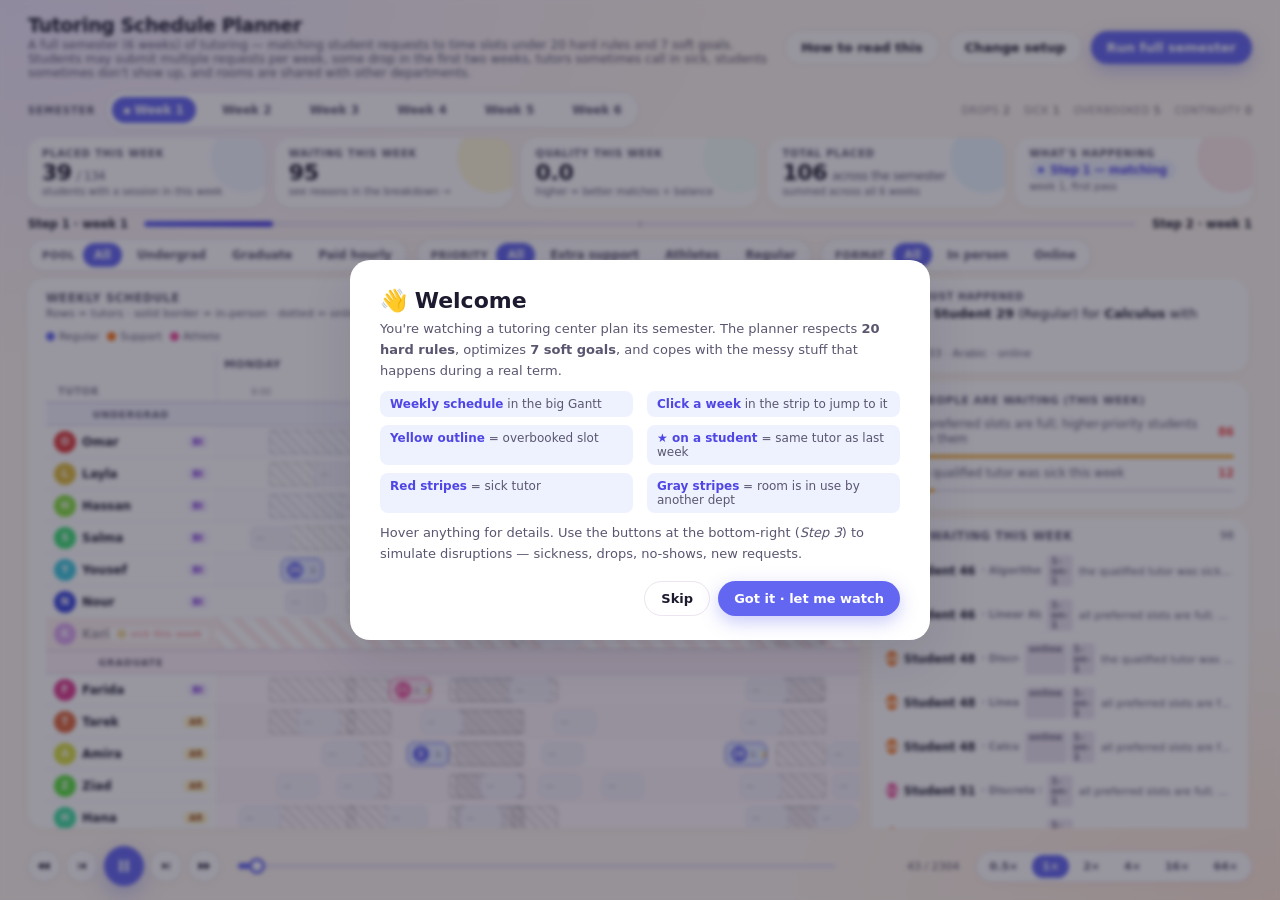
<file: viewer/index.html>
<!DOCTYPE html>
<html lang="en">
<head>
<meta charset="utf-8" />
<meta name="viewport" content="width=device-width,initial-scale=1" />
<title>Tutoring Schedule Planner</title>
<style>
:root {
  --bg-1: #fdf6ee;
  --bg-2: #f0e8fd;
  --ink: #1c1a2e;
  --ink-soft: #5a5670;
  --ink-faint: #8a8499;
  --card: #ffffff;
  --line: #ece4f0;
  --line-strong: #d5cbe0;
  --shadow-sm: 0 2px 8px rgba(28, 26, 46, 0.04);
  --shadow-md: 0 10px 30px rgba(28, 26, 46, 0.08);
  --shadow-lg: 0 18px 50px rgba(28, 26, 46, 0.12);
  --primary: #6366f1;
  --primary-strong: #4f46e5;
  --primary-soft: #eef2ff;
  --good: #10b981;
  --good-soft: #ecfdf5;
  --bad: #ef4444;
  --bad-soft: #fee2e2;
  --warn: #f59e0b;
  --warn-soft: #fef3c7;
  --info: #0ea5e9;
  --info-soft: #e0f2fe;

  --c-regular: #6366f1;
  --c-regular-soft: #e0e7ff;
  --c-support: #f97316;
  --c-support-soft: #ffedd5;
  --c-athlete: #ec4899;
  --c-athlete-soft: #fce7f3;

  --radius: 16px;
  --radius-sm: 10px;
}
* { box-sizing: border-box; }
html, body { height: 100%; margin: 0; }
body {
  font-family: -apple-system, BlinkMacSystemFont, "Inter", "SF Pro Display", system-ui, sans-serif;
  color: var(--ink);
  background:
    radial-gradient(1200px 600px at 0% 0%, var(--bg-2) 0%, transparent 60%),
    radial-gradient(900px 500px at 100% 100%, #ffe8d8 0%, transparent 55%),
    var(--bg-1);
  background-attachment: fixed;
  -webkit-font-smoothing: antialiased;
  display: flex;
  flex-direction: column;
  overflow: hidden;
}

/* ============ Hero ============ */
.hero {
  display: flex;
  align-items: center;
  justify-content: space-between;
  padding: 14px 28px 8px;
  gap: 16px;
}
.hero-title { font-size: 19px; font-weight: 700; letter-spacing: -0.02em; margin: 0; }
.hero-sub { margin: 2px 0 0; font-size: 12px; color: var(--ink-soft); max-width: 780px; }
.hero-actions { display: flex; align-items: center; gap: 8px; flex-shrink: 0; }
.btn {
  border: 0; cursor: pointer;
  font-family: inherit; font-weight: 600; font-size: 13px;
  padding: 9px 16px; border-radius: 999px;
  display: inline-flex; align-items: center; gap: 6px;
  transition: transform 0.08s, box-shadow 0.16s, background 0.16s;
  white-space: nowrap;
}
.btn:active { transform: translateY(1px); }
.btn-primary { background: var(--primary); color: white; box-shadow: 0 6px 18px rgba(99,102,241,0.35); }
.btn-primary:hover { background: var(--primary-strong); }
.btn-ghost { background: rgba(255,255,255,0.65); border: 1px solid var(--line); color: var(--ink); }
.btn-ghost:hover { background: white; }
.btn-warn { background: var(--warn); color: white; }
.btn-warn:hover { background: #d97706; }
.btn-bad { background: var(--bad-soft); color: var(--bad); border: 1px solid #fca5a5; }
.btn-bad:hover { background: #fecaca; }
.btn-info { background: var(--info); color: white; }
.btn-info:hover { background: #0284c7; }

/* ============ Week selector ============ */
.weekstrip {
  display: flex;
  align-items: center;
  gap: 12px;
  padding: 4px 28px 10px;
}
.weekstrip-label {
  font-size: 10px;
  color: var(--ink-soft);
  font-weight: 700;
  text-transform: uppercase;
  letter-spacing: 0.10em;
  flex-shrink: 0;
}
.week-tabs {
  display: flex;
  gap: 4px;
  background: var(--card);
  padding: 4px;
  border-radius: 999px;
  border: 1px solid var(--line);
  box-shadow: var(--shadow-sm);
  flex-wrap: wrap;
}
.week-tab {
  border: 0;
  background: transparent;
  font-family: inherit;
  font-weight: 600;
  font-size: 12px;
  color: var(--ink-soft);
  padding: 6px 12px;
  border-radius: 999px;
  cursor: pointer;
  position: relative;
  transition: background 0.12s, color 0.12s;
}
.week-tab.active { background: var(--primary); color: white; }
.week-tab .week-dot {
  display: inline-block;
  width: 6px; height: 6px;
  border-radius: 50%;
  margin-right: 4px;
}
.week-tab.has-issues .week-dot { background: var(--warn); }
.week-tab.complete .week-dot { background: var(--good); }
.week-tab.active .week-dot { background: white; }
.week-meta {
  font-size: 11px;
  color: var(--ink-soft);
  margin-left: auto;
  display: flex;
  gap: 14px;
  align-items: center;
  flex-shrink: 0;
}
.week-meta .week-meta-item { display: inline-flex; align-items: center; gap: 4px; }
.week-meta-item .key {
  font-size: 10px;
  text-transform: uppercase;
  letter-spacing: 0.05em;
  color: var(--ink-faint);
}

/* ============ Stats row ============ */
.stats {
  display: grid;
  grid-template-columns: repeat(5, 1fr);
  gap: 10px;
  padding: 0 28px 10px;
}
.stat {
  background: var(--card);
  border-radius: var(--radius);
  padding: 10px 14px;
  box-shadow: var(--shadow-sm);
  display: flex;
  flex-direction: column;
  gap: 1px;
  position: relative;
  overflow: hidden;
  min-width: 0;
}
.stat .label {
  font-size: 10px;
  color: var(--ink-soft);
  text-transform: uppercase;
  letter-spacing: 0.08em;
  font-weight: 600;
}
.stat .value {
  font-size: 22px;
  font-weight: 700;
  letter-spacing: -0.02em;
  display: flex;
  align-items: baseline;
  gap: 5px;
}
.stat .value .of { font-size: 12px; font-weight: 500; color: var(--ink-soft); }
.stat .accent {
  position: absolute; right: -15px; top: -15px;
  width: 70px; height: 70px;
  border-radius: 50%;
  background: var(--primary-soft);
  opacity: 0.7; z-index: 0;
}
.stat > * { position: relative; z-index: 1; }
.stat.stat-good .accent { background: var(--good-soft); }
.stat.stat-warn .accent { background: var(--warn-soft); }
.stat.stat-bad .accent { background: var(--bad-soft); }
.stat.stat-info .accent { background: var(--info-soft); }
.stat .hint { font-size: 10px; color: var(--ink-soft); }

/* ============ Phase progress bar ============ */
.progress-row {
  padding: 0 28px 8px;
  display: flex;
  align-items: center;
  gap: 16px;
  font-size: 11.5px;
  color: var(--ink-soft);
}
.progress-track {
  flex: 1; height: 6px;
  background: var(--line);
  border-radius: 999px;
  position: relative; overflow: hidden;
}
.progress-step {
  position: absolute; top: 0; bottom: 0;
  background: linear-gradient(90deg, var(--primary), var(--primary-strong));
  border-radius: 999px;
  transition: width 0.3s ease;
}
.progress-step.s2 { background: linear-gradient(90deg, var(--c-athlete), #be185d); }
.progress-label { font-weight: 600; font-size: 11.5px; color: var(--ink); white-space: nowrap; }
.progress-step-marker {
  position: absolute; top: -3px; bottom: -3px;
  width: 1px;
  background: var(--ink-faint);
}

/* ============ Filter bar ============ */
.filterbar {
  display: flex;
  align-items: center;
  gap: 10px;
  padding: 0 28px 8px;
  flex-wrap: wrap;
}
.filter-group {
  display: flex; align-items: center; gap: 4px;
  background: var(--card);
  padding: 3px;
  border-radius: 999px;
  border: 1px solid var(--line);
  box-shadow: var(--shadow-sm);
}
.filter-group .filt-label {
  font-size: 10px; color: var(--ink-soft);
  font-weight: 600; text-transform: uppercase;
  letter-spacing: 0.06em;
  padding-left: 10px; padding-right: 4px;
}
.filter-pill {
  border: 0; background: transparent;
  font-family: inherit;
  font-size: 11.5px; font-weight: 600;
  color: var(--ink-soft);
  padding: 5px 11px;
  border-radius: 999px;
  cursor: pointer;
  white-space: nowrap;
}
.filter-pill.active { background: var(--primary); color: white; }
.filter-pill:not(.active):hover { background: var(--primary-soft); color: var(--primary-strong); }

/* ============ Layout ============ */
.main {
  flex: 1;
  display: grid;
  grid-template-columns: 1fr 380px;
  gap: 12px;
  padding: 0 28px 10px;
  min-height: 0;
}
.card {
  background: var(--card);
  border-radius: var(--radius);
  box-shadow: var(--shadow-sm);
  display: flex;
  flex-direction: column;
  min-height: 0;
  overflow: hidden;
}
.card-head {
  padding: 12px 18px 4px;
  display: flex;
  align-items: center;
  justify-content: space-between;
  gap: 10px;
  flex-wrap: wrap;
}
.card-title {
  font-size: 11.5px;
  font-weight: 700;
  letter-spacing: 0.06em;
  text-transform: uppercase;
  color: var(--ink-soft);
}
.card-body {
  flex: 1; overflow: auto;
  padding: 6px 18px 16px;
  min-height: 0;
}
.legend {
  display: flex;
  flex-wrap: wrap;
  gap: 8px;
  font-size: 10.5px;
  color: var(--ink-soft);
  align-items: center;
}
.legend-item { display: inline-flex; align-items: center; gap: 4px; }
.dot { display: inline-block; width: 9px; height: 9px; border-radius: 50%; }
.dot.regular { background: var(--c-regular); }
.dot.support { background: var(--c-support); }
.dot.athlete { background: var(--c-athlete); }

/* ============ Gantt ============ */
.gantt {
  display: grid;
  grid-template-columns: 170px 1fr;
  grid-template-rows: 50px 1fr;
  position: relative;
  min-height: 360px;
  width: 100%; height: 100%;
}
.gantt-corner {
  border-bottom: 1px solid var(--line);
  display: flex;
  align-items: flex-end;
  padding: 0 6px 4px 12px;
  font-size: 10px;
  font-weight: 700;
  color: var(--ink-faint);
  text-transform: uppercase;
  letter-spacing: 0.06em;
}
.gantt-header { position: relative; border-bottom: 1px solid var(--line); }
.day-mark {
  position: absolute; top: 0; bottom: 0; width: 1px;
  background: var(--line);
}
.day-label {
  position: absolute; top: 6px;
  padding-left: 8px;
  font-size: 11px; font-weight: 700;
  color: var(--ink-soft);
  text-transform: uppercase;
  letter-spacing: 0.05em;
}
.hour-label {
  position: absolute; bottom: 4px;
  font-size: 9px; color: var(--ink-faint);
  font-variant-numeric: tabular-nums;
  transform: translateX(-50%);
}
.gantt-rows { position: relative; display: flex; flex-direction: column; }
.pool-divider {
  height: 24px;
  flex-shrink: 0;
  display: flex;
  align-items: center;
  justify-content: center;
  padding: 0 8px;
  font-size: 9.5px;
  font-weight: 700;
  letter-spacing: 0.10em;
  text-transform: uppercase;
  color: var(--ink-soft);
  background: rgba(99, 102, 241, 0.08);
  border-top: 1px solid var(--line-strong);
  border-bottom: 1px solid var(--line-strong);
  white-space: nowrap;
}
.pool-divider.grad { background: rgba(236, 72, 153, 0.08); }
.pool-divider.paid { background: rgba(245, 158, 11, 0.12); }
.tutor-label {
  height: 32px;
  display: flex;
  align-items: center;
  gap: 6px;
  padding: 0 8px;
  border-bottom: 1px dashed var(--line);
  position: relative;
}
.tutor-label.sick {
  opacity: 0.45;
  background: var(--bad-soft);
}
.tutor-label.sick::after {
  content: "🤒 sick this week";
  position: absolute;
  right: 8px;
  font-size: 9px;
  color: var(--bad);
  font-weight: 700;
  background: white;
  padding: 1px 6px;
  border-radius: 4px;
}
.tutor-avatar {
  width: 22px; height: 22px;
  border-radius: 50%;
  display: inline-flex; align-items: center; justify-content: center;
  font-size: 10px; font-weight: 700; color: white;
  flex-shrink: 0;
}
.tutor-name { font-size: 12px; font-weight: 600; flex: 1; min-width: 0;
  white-space: nowrap; overflow: hidden; text-overflow: ellipsis; }
.tutor-tags { display: flex; gap: 3px; flex-shrink: 0; }
.tag {
  font-size: 8.5px;
  font-weight: 700;
  padding: 1px 5px;
  border-radius: 4px;
  letter-spacing: 0.04em;
  text-transform: uppercase;
}
.tag.lang-en { background: #e0e7ff; color: #4338ca; }
.tag.lang-ar { background: #fef3c7; color: #92400e; }
.tag.lang-bi { background: #f3e8ff; color: #6d28d9; }
.tag.paid { background: var(--warn-soft); color: #92400e; }

.gantt-body { position: relative; }
.row-band {
  position: absolute; left: 0; right: 0;
  height: 32px;
  border-bottom: 1px dashed var(--line);
}
.row-band.zebra { background: rgba(99, 102, 241, 0.025); }
.row-band.grad { background: rgba(236, 72, 153, 0.04); }
.row-band.grad.zebra { background: rgba(236, 72, 153, 0.06); }
.row-band.paid { background: rgba(245, 158, 11, 0.04); }
.row-band.paid.zebra { background: rgba(245, 158, 11, 0.07); }
.row-band.sick {
  background: repeating-linear-gradient(45deg, rgba(239,68,68,0.10) 0 8px, transparent 8px 16px);
}
.pool-band {
  position: absolute; left: 0; right: 0;
  height: 24px;
  background: rgba(99, 102, 241, 0.08);
  border-top: 1px solid var(--line-strong);
  border-bottom: 1px solid var(--line-strong);
}
.pool-band.grad { background: rgba(236, 72, 153, 0.08); }
.pool-band.paid { background: rgba(245, 158, 11, 0.12); }

.external-block {
  position: absolute;
  height: 24px;
  background: repeating-linear-gradient(45deg, rgba(28,26,46,0.10) 0 4px, transparent 4px 8px);
  border: 1px solid rgba(28,26,46,0.18);
  border-radius: 4px;
  display: flex;
  align-items: center;
  justify-content: center;
  font-size: 8.5px;
  color: var(--ink-soft);
  font-weight: 600;
  pointer-events: none;
}

.slot {
  position: absolute;
  height: 24px;
  border-radius: 7px;
  background: #f4f1fa;
  border: 1.5px dashed #d8d1ed;
  display: flex;
  align-items: center;
  padding: 0 5px;
  gap: 3px;
  font-size: 9.5px;
  color: var(--ink-soft);
  cursor: default;
  overflow: hidden;
  transition: background 0.25s, border-color 0.25s, transform 0.15s, box-shadow 0.2s;
}
.slot.modality-online { border-style: dotted; }
.slot:hover { transform: translateY(-1px); box-shadow: var(--shadow-md); z-index: 5; }
.slot.filled { border-style: solid; color: var(--ink); font-weight: 600; }
.slot.filled.regular { background: var(--c-regular-soft); border-color: var(--c-regular); }
.slot.filled.support { background: var(--c-support-soft); border-color: var(--c-support); }
.slot.filled.athlete { background: var(--c-athlete-soft); border-color: var(--c-athlete); }
.slot.overbook {
  outline: 2px solid var(--warn);
  outline-offset: 0px;
}
.slot.changed { animation: pop 0.45s ease; }
.slot.removed { animation: fadeOut 0.45s ease; }
@keyframes pop {
  0%   { transform: scale(0.85); box-shadow: 0 0 0 0 rgba(99,102,241,0.4); }
  60%  { transform: scale(1.06); box-shadow: 0 0 0 6px rgba(99,102,241,0); }
  100% { transform: scale(1); }
}
@keyframes fadeOut {
  0% { background: #fecaca; border-color: #fca5a5; }
  100% { background: #f4f1fa; border-color: #d8d1ed; }
}
.slot .icons {
  display: flex; gap: 1px;
  font-size: 8.5px;
  margin-left: auto;
  color: var(--ink-faint);
  flex-shrink: 0;
}
.slot .bubbles { display: flex; gap: 2px; flex-shrink: 0; }
.student-bubble {
  display: inline-flex; align-items: center; justify-content: center;
  width: 16px; height: 16px;
  border-radius: 50%;
  font-size: 8.5px; font-weight: 700; color: white;
  flex-shrink: 0;
  position: relative;
}
.student-bubble.continuity::after {
  content: "★";
  position: absolute;
  top: -5px; right: -3px;
  font-size: 8px;
  color: var(--warn);
  text-shadow: 0 0 2px white;
}
.student-bubble.regular { background: var(--c-regular); }
.student-bubble.support { background: var(--c-support); }
.student-bubble.athlete { background: var(--c-athlete); }
.empty-mark { font-size: 9px; color: var(--ink-faint); }

/* ============ Side panel ============ */
.side {
  display: flex;
  flex-direction: column;
  gap: 10px;
  min-height: 0;
  overflow-y: auto;
  padding-right: 4px;
}
.callout {
  background: var(--card);
  border-radius: var(--radius);
  padding: 12px 14px;
  box-shadow: var(--shadow-sm);
  position: relative;
  overflow: hidden;
  flex-shrink: 0;
}
.callout::before {
  content: ""; position: absolute; left: 0; top: 0; bottom: 0;
  width: 4px; background: var(--primary);
}
.callout.callout-good::before { background: var(--good); }
.callout.callout-bad::before { background: var(--bad); }
.callout.callout-warn::before { background: var(--warn); }
.callout.callout-info::before { background: var(--info); }
.callout.callout-neutral::before { background: #cbd5e1; }
.callout-label {
  font-size: 10px;
  color: var(--ink-soft);
  text-transform: uppercase;
  letter-spacing: 0.06em;
  font-weight: 600;
  margin-bottom: 3px;
}
.callout-text { font-size: 13px; line-height: 1.45; }
.callout-meta { margin-top: 4px; font-size: 11px; color: var(--ink-soft); }

.breakdown-card {
  background: var(--card);
  border-radius: var(--radius);
  box-shadow: var(--shadow-sm);
  padding: 12px 14px;
  flex-shrink: 0;
}
.breakdown-title {
  font-size: 10.5px;
  font-weight: 700;
  text-transform: uppercase;
  letter-spacing: 0.06em;
  color: var(--ink-soft);
  margin-bottom: 8px;
}
.breakdown-row {
  display: grid;
  grid-template-columns: 18px 1fr auto;
  gap: 6px;
  align-items: center;
  padding: 3px 0;
  font-size: 11.5px;
}
.breakdown-row .br-count {
  font-weight: 700;
  color: var(--bad);
  text-align: right;
  font-variant-numeric: tabular-nums;
}
.breakdown-row .br-label { color: var(--ink-soft); line-height: 1.3; }
.breakdown-row .br-bar {
  grid-column: 1 / -1;
  height: 3px; border-radius: 2px;
  background: var(--line);
  position: relative;
  margin: 2px 0;
}
.breakdown-row .br-bar > span {
  position: absolute; left: 0; top: 0; bottom: 0;
  background: var(--warn);
  border-radius: 2px;
}

.waiting-card {
  background: var(--card);
  border-radius: var(--radius);
  box-shadow: var(--shadow-sm);
  display: flex;
  flex-direction: column;
  min-height: 120px;
  max-height: 360px;
  overflow: hidden;
  flex-shrink: 0;
}
.waiting-head {
  padding: 10px 14px 4px;
  display: flex;
  align-items: center;
  justify-content: space-between;
}
.waiting-body {
  padding: 2px 4px 10px;
  overflow-y: auto;
  flex: 1;
}
.waiting-item {
  display: grid;
  grid-template-columns: auto 1fr auto;
  align-items: center;
  gap: 6px;
  padding: 6px 10px;
  border-radius: 8px;
}
.waiting-item:hover { background: var(--primary-soft); }
.waiting-name {
  font-size: 11.5px; font-weight: 600;
  font-variant-numeric: tabular-nums;
  display: flex; align-items: center; gap: 6px;
  white-space: nowrap; overflow: hidden; text-overflow: ellipsis;
}
.pri-icon {
  display: inline-flex; align-items: center; justify-content: center;
  width: 15px; height: 15px;
  border-radius: 50%;
  font-size: 8.5px; font-weight: 700; color: white;
}
.pri-icon.regular { background: var(--c-regular); }
.pri-icon.support { background: var(--c-support); }
.pri-icon.athlete { background: var(--c-athlete); }
.waiting-flags { display: flex; gap: 3px; }
.waiting-flag {
  font-size: 9px;
  padding: 1px 4px;
  border-radius: 4px;
  font-weight: 700;
  letter-spacing: 0.04em;
  background: var(--line); color: var(--ink-soft);
}
.waiting-flag.cap { background: var(--info-soft); color: #075985; }
.waiting-flag.xt { background: var(--c-athlete-soft); color: #be185d; }
.waiting-why {
  font-size: 10.5px;
  color: var(--ink-soft);
  white-space: nowrap;
  overflow: hidden;
  text-overflow: ellipsis;
}
.waiting-more {
  text-align: center;
  padding: 8px;
  font-size: 11px;
  color: var(--ink-soft);
}

/* ============ Phase 3 controls ============ */
.phase3-card {
  background: var(--card);
  border-radius: var(--radius);
  box-shadow: var(--shadow-sm);
  padding: 12px 14px;
  flex-shrink: 0;
}
.phase3-title {
  font-size: 10.5px;
  font-weight: 700;
  text-transform: uppercase;
  letter-spacing: 0.06em;
  color: var(--ink-soft);
  margin-bottom: 4px;
}
.phase3-sub {
  font-size: 11px;
  color: var(--ink-soft);
  margin-bottom: 8px;
  line-height: 1.4;
}
.phase3-actions {
  display: flex;
  flex-wrap: wrap;
  gap: 6px;
}
.phase3-actions .btn {
  font-size: 11px;
  padding: 6px 10px;
}

/* ============ Controls ============ */
.controls {
  display: grid;
  grid-template-columns: auto 1fr auto;
  gap: 16px;
  padding: 8px 28px 14px;
  align-items: center;
}
.transport { display: flex; align-items: center; gap: 6px; }
.icon-btn {
  width: 32px; height: 32px;
  border-radius: 50%;
  border: 1px solid var(--line);
  background: var(--card);
  color: var(--ink);
  cursor: pointer;
  display: inline-flex; align-items: center; justify-content: center;
  transition: background 0.12s, color 0.12s, transform 0.06s;
  box-shadow: var(--shadow-sm);
}
.icon-btn:hover { background: var(--primary-soft); color: var(--primary-strong); }
.icon-btn:active { transform: translateY(1px); }
.icon-btn.primary {
  background: var(--primary);
  color: white;
  border-color: var(--primary);
  width: 40px; height: 40px;
  box-shadow: 0 8px 22px rgba(99,102,241,0.35);
}
.icon-btn.primary:hover { background: var(--primary-strong); color: white; }
.scrub { display: flex; align-items: center; gap: 12px; }
.scrub input[type="range"] {
  flex: 1;
  -webkit-appearance: none;
  height: 6px;
  border-radius: 999px;
  background: linear-gradient(to right, var(--primary) 0%, var(--primary) var(--p, 0%), var(--line) var(--p, 0%), var(--line) 100%);
  outline: none;
}
.scrub input[type="range"]::-webkit-slider-thumb {
  -webkit-appearance: none;
  width: 16px; height: 16px;
  background: var(--card);
  border: 3px solid var(--primary);
  border-radius: 50%;
  cursor: pointer;
}
.scrub-meta { font-size: 11px; color: var(--ink-soft); font-variant-numeric: tabular-nums; min-width: 110px; text-align: right; }
.speed {
  display: flex;
  align-items: center;
  gap: 4px;
  background: var(--card);
  border-radius: 999px;
  padding: 3px;
  box-shadow: var(--shadow-sm);
  border: 1px solid var(--line);
}
.speed button {
  border: 0; background: transparent;
  font-family: inherit; font-weight: 600;
  font-size: 11px;
  color: var(--ink-soft);
  padding: 5px 10px;
  border-radius: 999px;
  cursor: pointer;
}
.speed button.active { background: var(--primary); color: white; }

/* ============ Drawer ============ */
.drawer { position: fixed; inset: 0; display: none; z-index: 100; }
.drawer.open { display: block; }
.drawer-scrim {
  position: absolute; inset: 0;
  background: rgba(28, 26, 46, 0.35);
  backdrop-filter: blur(4px);
  animation: scrim 0.18s ease;
}
@keyframes scrim { from { opacity: 0; } to { opacity: 1; } }
.drawer-card {
  position: absolute;
  top: 50%; left: 50%;
  transform: translate(-50%, -50%);
  width: min(720px, 92vw);
  max-height: 92vh;
  background: var(--card);
  border-radius: 24px;
  box-shadow: var(--shadow-lg);
  padding: 24px 28px;
  animation: pop2 0.22s ease;
  display: flex; flex-direction: column;
  overflow: auto;
}
@keyframes pop2 {
  from { transform: translate(-50%, -45%); opacity: 0.5; }
  to   { transform: translate(-50%, -50%); opacity: 1; }
}
.drawer-head { display: flex; align-items: flex-start; justify-content: space-between; margin-bottom: 6px; }
.drawer-title { font-size: 20px; font-weight: 700; }
.drawer-sub { font-size: 12.5px; color: var(--ink-soft); margin-top: 4px; }
.drawer-close {
  border: 0; background: var(--line); color: var(--ink);
  width: 30px; height: 30px;
  border-radius: 50%;
  font-size: 16px; cursor: pointer;
}
.drawer-tabs {
  display: flex; gap: 6px;
  margin: 12px 0 4px;
  padding-bottom: 8px;
  border-bottom: 1px solid var(--line);
  flex-wrap: wrap;
}
.drawer-tabs button {
  border: 0; background: transparent;
  font-family: inherit; font-weight: 600; font-size: 12.5px;
  color: var(--ink-soft);
  padding: 6px 10px; border-radius: 999px;
  cursor: pointer;
}
.drawer-tabs button.active { background: var(--primary-soft); color: var(--primary-strong); }
.drawer-pane { display: none; }
.drawer-pane.active { display: block; }
.field { margin-top: 14px; }
.field-row {
  display: flex; justify-content: space-between; align-items: baseline;
}
.field-label { font-size: 13px; font-weight: 600; }
.field-value { font-size: 13px; font-weight: 700; color: var(--primary-strong); font-variant-numeric: tabular-nums; }
.field-hint { font-size: 10.5px; color: var(--ink-soft); margin-top: 2px; }
.field input[type="range"] {
  width: 100%; margin-top: 6px;
  -webkit-appearance: none;
  height: 8px; border-radius: 999px;
  background: linear-gradient(to right, var(--primary) var(--p, 50%), var(--line) var(--p, 50%));
  outline: none;
}
.field input[type="range"]::-webkit-slider-thumb {
  -webkit-appearance: none;
  width: 20px; height: 20px;
  background: var(--card);
  border: 3px solid var(--primary);
  border-radius: 50%;
  cursor: pointer;
}
.drawer-foot { margin-top: 18px; display: flex; justify-content: flex-end; gap: 8px; }

/* ============ Phase chip ============ */
.phase-chip {
  display: inline-flex;
  align-items: center;
  gap: 6px;
  font-size: 11.5px;
  font-weight: 600;
  padding: 3px 9px;
  border-radius: 999px;
  background: var(--primary-soft);
  color: var(--primary-strong);
}
.phase-chip .puls {
  width: 6px; height: 6px;
  border-radius: 50%;
  background: var(--primary);
  animation: pulse 1.4s ease-in-out infinite;
}
.phase-chip.done { background: var(--good-soft); color: #047857; }
.phase-chip.done .puls { background: var(--good); animation: none; }
@keyframes pulse { 0%,100%{opacity:1;transform:scale(1);} 50%{opacity:0.4;transform:scale(0.7);} }

/* ============ Tooltip ============ */
.tooltip {
  position: fixed;
  background: var(--ink); color: white;
  border-radius: 10px;
  padding: 10px 12px;
  font-size: 11.5px;
  line-height: 1.55;
  pointer-events: none;
  opacity: 0;
  transform: translate(-50%, -100%) translateY(-10px);
  transition: opacity 0.12s;
  z-index: 60;
  white-space: nowrap;
  box-shadow: var(--shadow-md);
  font-variant-numeric: tabular-nums;
  max-width: 360px;
}
.tooltip.show { opacity: 1; }
.tooltip .t-row { display: flex; justify-content: space-between; gap: 12px; }
.tooltip .t-row span:first-child { color: rgba(255,255,255,0.55); }
.tooltip .t-divider { margin: 5px 0; border-top: 1px solid rgba(255,255,255,0.18); }
.tooltip strong { color: white; }

/* ============ Help ============ */
.help h3 { font-size: 13px; margin: 14px 0 4px; }
.help h3:first-child { margin-top: 0; }
.help p { font-size: 12px; color: var(--ink-soft); line-height: 1.55; margin: 4px 0; }
.help ul { font-size: 12px; color: var(--ink-soft); line-height: 1.55; padding-left: 18px; margin: 4px 0; }
.help b, .help strong { color: var(--ink); }
.help table { width: 100%; font-size: 11.5px; border-collapse: collapse; margin: 4px 0; }
.help table td { padding: 5px 8px; border-top: 1px dashed var(--line); vertical-align: top; }
.help table td:first-child { color: var(--ink); font-weight: 600; width: 36%; }

/* ============ Onboarding ============ */
.onboarding {
  position: fixed; inset: 0;
  display: none; z-index: 90;
  align-items: center; justify-content: center;
  background: rgba(28, 26, 46, 0.45);
  backdrop-filter: blur(2px);
}
.onboarding.show { display: flex; }
.onboarding-card {
  width: min(580px, 92vw);
  background: var(--card);
  border-radius: 20px;
  padding: 28px 30px 24px;
  box-shadow: var(--shadow-lg);
  animation: pop2 0.22s ease;
}
.onboarding-card h2 { margin: 0 0 6px; font-size: 22px; }
.onboarding-card p { margin: 6px 0; font-size: 13px; line-height: 1.6; color: var(--ink-soft); }
.onboarding-card .ob-actions { margin-top: 16px; display: flex; justify-content: flex-end; gap: 8px; }
.onboarding-card .ob-grid {
  display: grid;
  grid-template-columns: 1fr 1fr;
  gap: 8px 14px;
  margin: 10px 0;
}
.onboarding-card .ob-grid > div {
  font-size: 12px;
  color: var(--ink-soft);
  padding: 6px 10px;
  background: var(--primary-soft);
  border-radius: 8px;
}
.onboarding-card .ob-grid > div strong { color: var(--primary-strong); }

/* ============ Responsive ============ */
@media (max-width: 1200px) {
  .main { grid-template-columns: 1fr; }
  .stats { grid-template-columns: 1fr 1fr; }
}
@media (max-width: 720px) {
  .hero, .stats, .filterbar, .progress-row, .weekstrip, .main, .controls { padding-left: 14px; padding-right: 14px; }
  .stats { grid-template-columns: 1fr; }
}
</style>
</head>
<body>

<header class="hero">
  <div>
    <h1 class="hero-title">Tutoring Schedule Planner</h1>
    <p class="hero-sub">A full semester (6 weeks) of tutoring — matching student requests to time slots under 20 hard rules and 7 soft goals. Students may submit multiple requests per week, some drop in the first two weeks, tutors sometimes call in sick, students sometimes don't show up, and rooms are shared with other departments.</p>
  </div>
  <div class="hero-actions">
    <button id="helpBtn" class="btn btn-ghost">How to read this</button>
    <button id="settingsBtn" class="btn btn-ghost">Change setup</button>
    <button id="restartBtn" class="btn btn-primary">Run full semester</button>
  </div>
</header>

<section class="weekstrip">
  <span class="weekstrip-label">Semester</span>
  <div class="week-tabs" id="weekTabs"></div>
  <div class="week-meta" id="weekMeta">
    <span class="week-meta-item"><span class="key">drops</span><span id="kWdrops">0</span></span>
    <span class="week-meta-item"><span class="key">sick</span><span id="kWsick">0</span></span>
    <span class="week-meta-item"><span class="key">overbooked</span><span id="kWover">0</span></span>
    <span class="week-meta-item"><span class="key">continuity</span><span id="kWcont">0</span></span>
  </div>
</section>

<section class="stats">
  <div class="stat">
    <span class="accent"></span>
    <span class="label">Placed this week</span>
    <span class="value"><span id="statPlaced">0</span><span class="of"> / <span id="statTotal">0</span></span></span>
    <span class="hint">students with a session in this week</span>
  </div>
  <div class="stat stat-warn">
    <span class="accent"></span>
    <span class="label">Waiting this week</span>
    <span class="value"><span id="statWaiting">0</span></span>
    <span class="hint">see reasons in the breakdown →</span>
  </div>
  <div class="stat stat-good">
    <span class="accent"></span>
    <span class="label">Quality this week</span>
    <span class="value"><span id="statQuality">0.0</span></span>
    <span class="hint">higher = better matches + balance</span>
  </div>
  <div class="stat stat-info">
    <span class="accent"></span>
    <span class="label">Total placed</span>
    <span class="value"><span id="statSemPlaced">0</span><span class="of"> across the semester</span></span>
    <span class="hint">summed across all 6 weeks</span>
  </div>
  <div class="stat stat-bad">
    <span class="accent"></span>
    <span class="label">What's happening</span>
    <span class="value" style="font-size:15px;"><span id="phaseChip" class="phase-chip"><span class="puls"></span><span id="phaseText">Getting ready…</span></span></span>
    <span class="hint" id="phaseHint">loading the semester</span>
  </div>
</section>

<div class="progress-row">
  <span class="progress-label" id="progressLeft">Step 1</span>
  <div class="progress-track">
    <div id="progressFill" class="progress-step" style="width: 0%;"></div>
    <div id="progressMarker" class="progress-step-marker" style="left: 50%;"></div>
  </div>
  <span class="progress-label" id="progressRight">Step 2</span>
</div>

<section class="filterbar">
  <div class="filter-group" id="poolFilter">
    <span class="filt-label">Pool</span>
    <button class="filter-pill active" data-v="all">All</button>
    <button class="filter-pill" data-v="ug">Undergrad</button>
    <button class="filter-pill" data-v="grad">Graduate</button>
    <button class="filter-pill" data-v="paid">Paid hourly</button>
  </div>
  <div class="filter-group" id="cohortFilter">
    <span class="filt-label">Priority</span>
    <button class="filter-pill active" data-v="all">All</button>
    <button class="filter-pill" data-v="support">Extra support</button>
    <button class="filter-pill" data-v="athlete">Athletes</button>
    <button class="filter-pill" data-v="regular">Regular</button>
  </div>
  <div class="filter-group" id="modalityFilter">
    <span class="filt-label">Format</span>
    <button class="filter-pill active" data-v="all">All</button>
    <button class="filter-pill" data-v="in-person">In person</button>
    <button class="filter-pill" data-v="online">Online</button>
  </div>
</section>

<main class="main">
  <section class="card">
    <div class="card-head">
      <div>
        <div class="card-title">Weekly schedule</div>
        <div style="font-size:11px;color:var(--ink-soft);margin-top:2px;">
          Rows = tutors · solid border = in-person · dotted = online · ★ = same tutor as last week · diagonal stripes = sick tutor or external booking
        </div>
      </div>
      <div class="legend">
        <span class="legend-item"><span class="dot regular"></span>Regular</span>
        <span class="legend-item"><span class="dot support"></span>Support</span>
        <span class="legend-item"><span class="dot athlete"></span>Athlete</span>
      </div>
    </div>
    <div class="card-body" style="padding-top: 6px;">
      <div id="ganttRoot" class="gantt"></div>
    </div>
  </section>

  <aside class="side">
    <div id="lastMove" class="callout callout-neutral">
      <div class="callout-label">What just happened</div>
      <div class="callout-text" id="lastMoveText">Press <strong>Run full semester</strong> to start.</div>
      <div class="callout-meta" id="lastMoveMeta"></div>
    </div>

    <div class="breakdown-card">
      <div class="breakdown-title">Why people are waiting (this week)</div>
      <div id="breakdownBody" style="font-size: 11.5px; color: var(--ink-soft);">no waiting list yet</div>
    </div>

    <div class="waiting-card">
      <div class="waiting-head">
        <div class="card-title">Still waiting this week</div>
        <div style="font-size:11px;color:var(--ink-soft);font-variant-numeric:tabular-nums;" id="waitingCount">0</div>
      </div>
      <div class="waiting-body" id="waitingList"></div>
    </div>

    <div class="phase3-card">
      <div class="phase3-title">Step 3 · Live disruptions</div>
      <div class="phase3-sub">Simulate things that happen after the schedule is built — students cancel, tutors get sick, no-shows, new requests, course drops.</div>
      <div class="phase3-actions">
        <button id="evtArrival" class="btn btn-primary" title="A new student submits a request right now">+ New request</button>
        <button id="evtCancel"  class="btn btn-bad" title="A student cancels their session">Cancel</button>
        <button id="evtNoShow"  class="btn btn-warn" title="Student is a no-show — their seat is unused but capacity counted">No-show</button>
        <button id="evtSick"    class="btn btn-bad" title="A random tutor calls in sick — all their sessions cancelled, students re-placed">🤒 Tutor sick</button>
        <button id="evtDrop"    class="btn btn-warn" title="A random student drops the course — their requests are removed from the semester">Drop</button>
      </div>
    </div>
  </aside>
</main>

<footer class="controls">
  <div class="transport">
    <button id="rewindBtn" class="icon-btn" title="Start of this week (Home)">
      <svg width="16" height="16" viewBox="0 0 24 24" fill="currentColor"><path d="M11 18V6l-8.5 6 8.5 6zm.5-6l8.5 6V6l-8.5 6z"/></svg>
    </button>
    <button id="stepBackBtn" class="icon-btn" title="Step back (←)">
      <svg width="14" height="14" viewBox="0 0 24 24" fill="currentColor"><path d="M6 6h2v12H6zm3.5 6l8.5 6V6z"/></svg>
    </button>
    <button id="playBtn" class="icon-btn primary" title="Play / Pause (Space)">
      <svg id="playIcon" width="18" height="18" viewBox="0 0 24 24" fill="currentColor"><path d="M8 5v14l11-7z"/></svg>
    </button>
    <button id="stepFwdBtn" class="icon-btn" title="Step forward (→)">
      <svg width="14" height="14" viewBox="0 0 24 24" fill="currentColor"><path d="M6 18l8.5-6L6 6v12zM16 6h2v12h-2z"/></svg>
    </button>
    <button id="endBtn" class="icon-btn" title="Jump to end of this week (End)">
      <svg width="16" height="16" viewBox="0 0 24 24" fill="currentColor"><path d="M4 18l8.5-6L4 6v12zM13 6v12l8.5-6L13 6z"/></svg>
    </button>
  </div>
  <div class="scrub">
    <input id="tlSlider" type="range" min="0" max="0" value="0" />
    <div class="scrub-meta"><span id="tlPos">0</span> / <span id="tlMax">0</span></div>
  </div>
  <div class="speed" id="speedGroup">
    <button data-s="0.5">0.5×</button>
    <button data-s="1" class="active">1×</button>
    <button data-s="2">2×</button>
    <button data-s="4">4×</button>
    <button data-s="16">16×</button>
    <button data-s="64">64×</button>
  </div>
</footer>

<!-- Drawer -->
<div id="drawer" class="drawer" aria-hidden="true">
  <div class="drawer-scrim" data-close></div>
  <div class="drawer-card">
    <div class="drawer-head">
      <div>
        <div class="drawer-title" id="drawerTitle">Change the setup</div>
        <div class="drawer-sub" id="drawerSub">Tune what the planner has to work with, then run again.</div>
      </div>
      <button class="drawer-close" data-close aria-label="Close">×</button>
    </div>
    <div class="drawer-tabs">
      <button class="drawer-tab active" data-tab="setup">Setup</button>
      <button class="drawer-tab" data-tab="help">How to read this</button>
      <button class="drawer-tab" data-tab="rules">All rules</button>
    </div>
    <div class="drawer-pane active" data-pane="setup">
      <div class="field">
        <div class="field-row"><span class="field-label">How many students?</span><span class="field-value" id="lblStudents">100</span></div>
        <input type="range" id="rngStudents" min="20" max="400" step="10" value="100" />
        <div class="field-hint">Each student submits 1–3 requests per week.</div>
      </div>
      <div class="field">
        <div class="field-row"><span class="field-label">How many tutors?</span><span class="field-value" id="lblTutors">16</span></div>
        <input type="range" id="rngTutors" min="6" max="30" step="1" value="16" />
        <div class="field-hint">Mix of undergrad, graduate, and paid hourly.</div>
      </div>
      <div class="field">
        <div class="field-row"><span class="field-label">How many rooms?</span><span class="field-value" id="lblRooms">10</span></div>
        <input type="range" id="rngRooms" min="4" max="20" step="1" value="10" />
        <div class="field-hint">In-person rooms + online platforms. Some are wheelchair-accessible.</div>
      </div>
      <div class="field">
        <div class="field-row"><span class="field-label">Semester length</span><span class="field-value" id="lblWeeks">6 weeks</span></div>
        <input type="range" id="rngWeeks" min="2" max="14" step="1" value="6" />
        <div class="field-hint">The planner runs every week. Drops happen in weeks 1–2. Sickness, no-shows, and new requests are sprinkled throughout.</div>
      </div>
      <div class="field">
        <div class="field-row"><span class="field-label">How hard?</span><span class="field-value" id="lblHard">Medium</span></div>
        <input type="range" id="rngHard" min="0" max="3" step="1" value="1" />
        <div class="field-hint">Easy ≈ everyone fits. Crunch = exam week, lots of conflicts.</div>
      </div>
      <div class="field">
        <div class="field-row"><span class="field-label">Priority students</span><span class="field-value" id="lblPri">30%</span></div>
        <input type="range" id="rngPri" min="0" max="60" step="5" value="30" />
      </div>
      <div class="field">
        <div class="field-row"><span class="field-label">Arabic-language students</span><span class="field-value" id="lblArabic">30%</span></div>
        <input type="range" id="rngArabic" min="0" max="70" step="5" value="30" />
      </div>
      <div class="field">
        <div class="field-row"><span class="field-label">Online-only students</span><span class="field-value" id="lblOnline">25%</span></div>
        <input type="range" id="rngOnline" min="0" max="60" step="5" value="25" />
      </div>
      <div class="field">
        <div class="field-row"><span class="field-label">Students who need wheelchair access</span><span class="field-value" id="lblAcc">5%</span></div>
        <input type="range" id="rngAcc" min="0" max="20" step="1" value="5" />
      </div>
      <div class="field">
        <div class="field-row"><span class="field-label">Students who need captioning</span><span class="field-value" id="lblCap">5%</span></div>
        <input type="range" id="rngCap" min="0" max="20" step="1" value="5" />
        <div class="field-hint">Only specific online platforms support live captioning.</div>
      </div>
      <div class="field">
        <div class="field-row"><span class="field-label">Students who need extra time</span><span class="field-value" id="lblXT">5%</span></div>
        <input type="range" id="rngXT" min="0" max="20" step="1" value="5" />
        <div class="field-hint">Their sessions get 75 minutes instead of the usual 60.</div>
      </div>
      <div class="drawer-foot">
        <button id="drawerReset" class="btn btn-ghost">Reset</button>
        <button id="drawerApply" class="btn btn-primary">Run with these</button>
      </div>
    </div>

    <div class="drawer-pane help" data-pane="help">
      <h3>The full picture</h3>
      <p>This simulates a university tutoring center across <strong>a whole semester</strong>. Every week, the planner builds a fresh weekly schedule (Step 1: match, Step 2: improve). Between weeks, things change — some students <strong>drop</strong>, some tutors <strong>get sick</strong>, some students <strong>don't show up</strong>, sometimes new <strong>requests arrive</strong>.</p>
      <h3>Navigating</h3>
      <p>Use the <strong>week tabs</strong> at the top to jump between weeks. Each tab shows that week's schedule, waiting list, and reasons.</p>
      <h3>The two colors of stripes</h3>
      <p><strong>Diagonal red stripes</strong> on a tutor's row = that tutor is sick this week. <strong>Diagonal gray stripes</strong> in a slot = the room is booked by another department at that time.</p>
      <h3>The ★ on a student bubble</h3>
      <p>Means this student is with the <strong>same tutor as last week</strong> for the same topic — continuity bonus.</p>
      <h3>The yellow outline on a slot</h3>
      <p>Means it's <strong>overbooked</strong> — capacity +1 because the students likely to want it have a high no-show rate, so the planner sells more seats than physical capacity in expectation. If everyone shows up, one student gets bumped.</p>
    </div>

    <div class="drawer-pane help" data-pane="rules">
      <h3>All 20 hard rules</h3>
      <table>
        <tr><td>1. Topic qualification</td><td>Tutor must be qualified for the topic.</td></tr>
        <tr><td>2. Pool routing</td><td>Session pool (UG / Grad / Paid hourly) must match the student's pool.</td></tr>
        <tr><td>3. Language</td><td>Session's language must serve the student's preferred language.</td></tr>
        <tr><td>4. Online vs in-person</td><td>Session format must match the student's preference.</td></tr>
        <tr><td>5. Wheelchair access</td><td>Students needing access only in accessible rooms.</td></tr>
        <tr><td>6. <b>Captioning</b></td><td>Students needing captioning only in captioning-capable online rooms.</td></tr>
        <tr><td>7. <b>Extra time</b></td><td>Extra-time students get 75-min sessions; the slot must accommodate that.</td></tr>
        <tr><td>8. Group size</td><td>1-on-1 students never put in a group slot.</td></tr>
        <tr><td>9. Tutor weekly cap</td><td>10h undergrad, 20h graduate, paid hourly capped by budget.</td></tr>
        <tr><td>10. Tutor daily cap</td><td>No tutor works more than 6h in any single day.</td></tr>
        <tr><td>11. Tutor availability</td><td>Tutors only work in their declared weekly windows.</td></tr>
        <tr><td>12. Back-to-back break</td><td>15-minute break between consecutive sessions for the same tutor.</td></tr>
        <tr><td>13. Travel time</td><td>Tutors need extra time to move between buildings.</td></tr>
        <tr><td>14. Class conflicts</td><td>Students can't be in a session during their own classes.</td></tr>
        <tr><td>15. No double-booking</td><td>Students or tutors can't be in two places at once.</td></tr>
        <tr><td>16. Room exclusivity</td><td>Same room can't host two sessions at the same time.</td></tr>
        <tr><td>17. <b>External room blocks</b></td><td>Rooms are sometimes booked by other departments — those times are off-limits.</td></tr>
        <tr><td>18. Equipment</td><td>Some topics need a lab; the room must have it.</td></tr>
        <tr><td>19. Zoom license cap</td><td>Fixed number of online platforms; no more than that many online sessions at once.</td></tr>
        <tr><td>20. Budget on paid hours</td><td>Total paid hourly tutor hours ≤ the semester budget.</td></tr>
        <tr><td>21. Preference-only</td><td>Student must have listed the session.</td></tr>
      </table>
      <h3>Soft goals (the quality score)</h3>
      <ul>
        <li>Place as many students as possible, especially priority ones, in their top preferences</li>
        <li><b>Continuity</b> across weeks (same tutor for same topic)</li>
        <li><b>Anti-favoritism</b> (no one tutor monopolizing one student)</li>
        <li><b>Curricular order</b> (prerequisite topics first)</li>
        <li>Tutor load balance</li>
        <li>Tutor travel time</li>
        <li>Student wait time (gap between submission and session)</li>
      </ul>
      <h3>Dynamic events</h3>
      <ul>
        <li><b>Drops:</b> ~5% of students permanently drop their course in weeks 1–2 (the add/drop period).</li>
        <li><b>Tutor sickness:</b> a random tutor or two falls ill each week; their schedule for that week is cancelled.</li>
        <li><b>No-shows:</b> students have a per-person no-show probability; the planner <b>preemptively overbooks</b> high-no-show slots.</li>
        <li><b>New requests:</b> requests can arrive after the weekly schedule is built — the planner places them on the fly.</li>
        <li><b>Cancellations:</b> a freed seat is offered to the highest-priority waiter.</li>
      </ul>
    </div>
  </div>
</div>

<div id="tooltip" class="tooltip"></div>

<!-- Onboarding -->
<div id="onboarding" class="onboarding">
  <div class="onboarding-card">
    <h2>👋 Welcome</h2>
    <p>You're watching a tutoring center plan its semester. The planner respects <strong>20 hard rules</strong>, optimizes <strong>7 soft goals</strong>, and copes with the messy stuff that happens during a real term.</p>
    <div class="ob-grid">
      <div><strong>Weekly schedule</strong> in the big Gantt</div>
      <div><strong>Click a week</strong> in the strip to jump to it</div>
      <div><strong>Yellow outline</strong> = overbooked slot</div>
      <div><strong>★ on a student</strong> = same tutor as last week</div>
      <div><strong>Red stripes</strong> = sick tutor</div>
      <div><strong>Gray stripes</strong> = room is in use by another dept</div>
    </div>
    <p>Hover anything for details. Use the buttons at the bottom-right (<em>Step 3</em>) to simulate disruptions — sickness, drops, no-shows, new requests.</p>
    <div class="ob-actions">
      <button id="obSkip" class="btn btn-ghost">Skip</button>
      <button id="obStart" class="btn btn-primary">Got it · let me watch</button>
    </div>
  </div>
</div>

<script>
"use strict";

/* =================================================================
   MODEL — every concept from the problem statement
   ================================================================= */

const COHORT = { REGULAR: 0, SUPPORT: 1, ATHLETE: 2 };
const COHORT_NAME  = ["Regular", "Extra support", "Athlete"];
const COHORT_CLASS = ["regular", "support", "athlete"];

const POOL = { UG: 0, GRAD: 1, PAID: 2 };
const POOL_NAME = ["Undergrad", "Graduate", "Paid hourly"];

const LANG = { EN: 0, AR: 1, BI: 2 };
const LANG_NAME = ["English", "Arabic", "Bilingual"];
const LANG_CLASS = ["lang-en", "lang-ar", "lang-bi"];

const MODALITY = { ONLINE: 0, IN_PERSON: 1, EITHER: 2 };
const MODALITY_NAME = ["Online", "In person", "Either"];

const EQUIPMENT = { NONE: 0, LAB: 2 };
const EQUIP_ICON = { 0: "", 2: "🧪" };

const TOPICS = ["Calculus", "Algorithms", "Physics", "Circuits", "Linear Algebra", "Discrete Math"];
const TOPIC_PREREQ = { 1: 5, 4: 0, 3: 2 };
const TOPIC_EQUIP = { 3: EQUIPMENT.LAB };  // only Circuits needs lab

const REASON = {
  EMPTY_PREFS:   "had no acceptable sessions on their list",
  TOPIC:         "no tutor qualified for that topic with room",
  POOL:          "no tutor in the right pool (UG / Grad / Paid) with a seat",
  LANG:          "no language-matching tutor with a free seat",
  MODAL:         "format didn't match any free session",
  ACCESS:        "needed an accessible room and none was free",
  CAPTION:       "needed live captioning and no captioning-capable room was free",
  EXTRA_TIME:    "needed extra time and no 75-min session was free",
  GROUP:         "wants 1-on-1 only and matching slots are full",
  CLASS:         "all matching slots overlap their class schedule",
  TUTOR_WK:      "qualified tutors all hit their weekly hour cap",
  TUTOR_DAY:     "qualified tutors all hit their 6h daily cap",
  TUTOR_BREAK:   "no 15-min back-to-back gap free with a qualified tutor",
  TUTOR_TRAVEL:  "no travel-time window free between rooms",
  TUTOR_SICK:    "the qualified tutor was sick this week",
  EQUIPMENT:     "needed lab equipment that wasn't free",
  ROOM_USED:     "every suitable room is busy at the only matching times",
  EXTERNAL:      "matching rooms are booked by another department at those times",
  ZOOM:          "online platform license cap was reached",
  STU_OVERLAP:   "would overlap one of their own tutoring sessions",
  BUDGET:        "would exceed the paid-tutoring budget",
  DROPPED:       "this student dropped the course",
  CAPACITY:      "all preferred slots are full; higher-priority students won them",
  UNKNOWN:       "no preference worked for unclear reasons",
};

const TUTOR_NAMES = ["Maya","Omar","Layla","Hassan","Salma","Yousef","Nour","Karim",
  "Farida","Tarek","Amira","Ziad","Hana","Adel","Dina","Sherif","Aya","Hossam",
  "Jana","Rami","Sara","Kamal","Reem","Nabil","Mira","Faris","Lina","Marwan","Hala","Ahmed"];

const DAY_MIN = 24 * 60;
const DAYS = 5;
const VIS_START = 8 * 60;
const VIS_END = 18 * 60;
const VIS_SPAN = VIS_END - VIS_START;
const SLOT_LEN_DEFAULT = 60;
const EXTRA_TIME_BONUS = 15;       // extra-time students need 15 extra minutes
const BREAK_MIN = 15;
const DAILY_CAP_MIN = 6 * 60;
const TRAVEL_MIN_DIFF_ROOM = 10;
const ZOOM_LICENSES = 10;
const PAID_BUDGET_HOURS_PER_WEEK = 60;
const SICK_RATE_PER_WEEK = 0.06;
const DROP_RATE_WEEK_1_2 = 0.05;
const CONTINUITY_BONUS = 0.45;

function rng32(seed) {
  let a = seed >>> 0;
  return () => {
    a |= 0; a = (a + 0x6D2B79F5) | 0;
    let t = Math.imul(a ^ (a >>> 15), 1 | a);
    t = (t + Math.imul(t ^ (t >>> 7), 61 | t)) ^ t;
    return ((t ^ (t >>> 14)) >>> 0) / 4294967296;
  };
}
const ri = (r, lo, hi) => Math.floor(r() * (hi - lo + 1)) + lo;
const pick = (r, a) => a[Math.floor(r() * a.length)];
const bern = (r, p) => r() < p;
function shuf(r, a) {
  for (let i = a.length - 1; i > 0; i--) {
    const j = Math.floor(r() * (i + 1));
    [a[i], a[j]] = [a[j], a[i]];
  }
  return a;
}
function overlaps(a1, a2, b1, b2) { return a1 < b2 && b1 < a2; }
function langMatch(stu, slot) { if (slot === LANG.BI) return true; if (stu === LANG.BI) return true; return stu === slot; }
function modalityMatch(stuPref, slotMod) { if (stuPref === MODALITY.EITHER) return true; return stuPref === slotMod; }

/* =================================================================
   GENERATOR
   ================================================================= */
function generateInstance(opts) {
  const r = rng32(opts.seed);
  const inst = {
    tutors: [], rooms: [], slots: [], students: [], requests: [],
    numWeeks: opts.numWeeks,
  };

  const numUG = Math.max(2, Math.round(opts.numTutors * 0.45));
  const numGRAD = Math.max(2, Math.round(opts.numTutors * 0.35));
  const numPAID = Math.max(1, opts.numTutors - numUG - numGRAD);
  function tutorLang(i) {
    const u = i / opts.numTutors;
    if (u < 0.50) return LANG.BI;
    if (u < 0.70) return LANG.AR;
    return LANG.EN;
  }
  let tid = 0;
  const buildTutor = (pool) => {
    const lang = tutorLang(tid);
    const topics = new Set();
    topics.add(tid % TOPICS.length);
    topics.add((tid + 1) % TOPICS.length);
    while (topics.size < 3 + (tid % 2)) topics.add(ri(r, 0, TOPICS.length - 1));
    const weeklyCapMin = pool === POOL.UG ? 10 * 60 : pool === POOL.GRAD ? 20 * 60 : 12 * 60;
    return {
      id: tid++,
      name: TUTOR_NAMES[tid % TUTOR_NAMES.length],
      pool,
      topics: [...topics],
      language: lang,
      weeklyCapMin,
      dailyCapMin: DAILY_CAP_MIN,
      avail: Array.from({length: DAYS}, (_, d) => ({
        start: d * DAY_MIN + VIS_START + ri(r, 0, 90),
        end:   d * DAY_MIN + VIS_START + ri(r, 360, VIS_SPAN),
      })),
    };
  };
  for (let i = 0; i < numUG; i++)   inst.tutors.push(buildTutor(POOL.UG));
  for (let i = 0; i < numGRAD; i++) inst.tutors.push(buildTutor(POOL.GRAD));
  for (let i = 0; i < numPAID; i++) inst.tutors.push(buildTutor(POOL.PAID));

  /* Rooms — modality + equipment + accessibility + captioning + external blocks */
  const onlineRooms = Math.max(2, Math.round(opts.numRooms * 0.30));
  for (let i = 0; i < opts.numRooms; i++) {
    const isOnline = i < onlineRooms;
    const externalBlocks = [];
    if (!isOnline) {
      // 0-3 external blocks per room across the week
      const n = ri(r, 0, 3);
      for (let b = 0; b < n; b++) {
        const d = ri(r, 0, DAYS - 1);
        const start = d * DAY_MIN + VIS_START + ri(r, 0, VIS_SPAN - 120);
        externalBlocks.push({ start, end: start + ri(r, 60, 120) });
      }
    }
    inst.rooms.push({
      id: i,
      name: isOnline ? `Online ${i + 1}` : `Room ${100 + i}`,
      modality: isOnline ? MODALITY.ONLINE : MODALITY.IN_PERSON,
      capacity: bern(r, 0.30) ? 3 : 1,
      accessible: isOnline ? true : bern(r, 0.65),
      captioning: isOnline ? bern(r, 0.50) : false, // ~half of online rooms have live captioning
      equipment: isOnline ? EQUIPMENT.NONE : (bern(r, 0.20) ? EQUIPMENT.LAB : EQUIPMENT.NONE),
      building: isOnline ? 0 : (1 + (i % 3)),
      externalBlocks,
    });
  }

  /* Slots — properly spaced, room-exclusive, equipment-compatible */
  let sid = 0;
  for (const t of inst.tutors) {
    const targetSlots = Math.min(14, Math.floor(t.weeklyCapMin / 60));
    const dayBookings = new Map();
    for (let d = 0; d < DAYS; d++) dayBookings.set(d, []);
    let placedSlots = 0;
    let tries = 0;
    while (placedSlots < targetSlots && tries < 100) {
      tries++;
      const av = pick(r, t.avail);
      const span = av.end - av.start;
      if (span < SLOT_LEN_DEFAULT) continue;
      const off = ri(r, 0, span - SLOT_LEN_DEFAULT);
      const start = av.start + off;
      const end = start + SLOT_LEN_DEFAULT;
      const dayIdx = Math.floor(start / DAY_MIN);

      if (dayBookings.get(dayIdx).length * SLOT_LEN_DEFAULT >= t.dailyCapMin) continue;

      let conflict = false;
      for (const b of dayBookings.get(dayIdx)) {
        if (start < b.end && b.start < end) { conflict = true; break; }
        if (start >= b.end && start - b.end < BREAK_MIN) { conflict = true; break; }
        if (b.start >= end && b.start - end < BREAK_MIN) { conflict = true; break; }
      }
      if (conflict) continue;

      // Find a room (a) topic-compatible, (b) not externally blocked, (c) not booked
      let room = null, validTopics = [];
      for (let attempt = 0; attempt < 16; attempt++) {
        const wantOnline = bern(r, 0.30);
        const pool = inst.rooms.filter(rm => wantOnline ? rm.modality === MODALITY.ONLINE : rm.modality === MODALITY.IN_PERSON);
        const rm = pool.length ? pick(r, pool) : inst.rooms[0];
        const vt = t.topics.filter(tp => {
          const need = TOPIC_EQUIP[tp] || EQUIPMENT.NONE;
          return need === EQUIPMENT.NONE || rm.equipment === need;
        });
        if (vt.length === 0) continue;
        const roomBusy = inst.slots.some(s => s.room === rm.id && s.start < end && start < s.end);
        if (roomBusy) continue;
        const externalBusy = (rm.externalBlocks || []).some(b => start < b.end && b.start < end);
        if (externalBusy) continue;
        room = rm; validTopics = vt; break;
      }
      if (!room) continue;
      const topic = pick(r, validTopics);

      inst.slots.push({
        id: sid++,
        tutor: t.id,
        room: room.id,
        topic,
        language: t.language,
        modality: room.modality,
        pool: t.pool,
        start,
        end,
        capacity: Math.min(room.capacity, bern(r, 0.20) ? 2 : 1),
        equipmentNeeded: TOPIC_EQUIP[topic] || EQUIPMENT.NONE,
        overbookBonus: 0, // assigned later in Phase 1.5
      });
      dayBookings.get(dayIdx).push({ start, end });
      placedSlots++;
    }
  }

  /* Students */
  let rid = 0;
  for (let i = 0; i < opts.numStudents; i++) {
    const u = r();
    let cohort = COHORT.REGULAR;
    if (u < opts.priorityRate * 0.55) cohort = COHORT.SUPPORT;
    else if (u < opts.priorityRate) cohort = COHORT.ATHLETE;

    const poolU = r();
    const pool = poolU < 0.45 ? POOL.UG : (poolU < 0.80 ? POOL.GRAD : POOL.PAID);
    let modalityPref;
    const mu = r();
    if (mu < opts.onlineRate) modalityPref = MODALITY.ONLINE;
    else if (mu < opts.onlineRate + 0.50) modalityPref = MODALITY.IN_PERSON;
    else modalityPref = MODALITY.EITHER;
    let languagePref;
    const lu = r();
    if (lu < opts.bilingualRate) languagePref = LANG.BI;
    else if (lu < opts.bilingualRate + opts.arabicRate) languagePref = LANG.AR;
    else languagePref = LANG.EN;
    const needsAccess = bern(r, opts.accessibilityRate);
    const needsCaption = bern(r, opts.captioningRate);
    const needsExtraTime = bern(r, opts.extraTimeRate);
    const maxGroupSize = bern(r, 0.20) ? 3 : 1;
    const noShowProb = Math.min(0.55, Math.max(0, r() * 0.4)); // 0-40% no-show probability

    const classes = [];
    const classCount = bern(r, opts.conflictRate) ? ri(r, 1, 3) : (bern(r, 0.4) ? 1 : 0);
    for (let c = 0; c < classCount; c++) {
      const d = ri(r, 0, DAYS - 1);
      const start = d * DAY_MIN + VIS_START + ri(r, 0, VIS_SPAN - 90);
      classes.push({ start, end: start + 60 });
    }

    const student = {
      id: i, name: "Student " + (i + 1),
      cohort, pool, modalityPref, languagePref,
      needsAccess, needsCaption, needsExtraTime,
      maxGroupSize, noShowProb,
      classSchedule: classes,
      requests: [],
      dropped: false,
      dropWeek: null,
    };

    const matchesFor = (topic, modPref, langPref) =>
      inst.slots.filter(s =>
        s.topic === topic && s.pool === pool &&
        (s.language === LANG.BI || langPref === LANG.BI || s.language === langPref) &&
        (modPref === MODALITY.EITHER || s.modality === modPref) &&
        s.capacity <= maxGroupSize &&
        (!needsAccess || inst.rooms[s.room].accessible) &&
        (!needsCaption || inst.rooms[s.room].captioning)
      );

    const nReq = bern(r, 0.70) ? 1 : (bern(r, 0.75) ? 2 : 3);
    const usedTopics = new Set();

    for (let q = 0; q < nReq; q++) {
      let topic = -1, cand = [];
      let modPref = student.modalityPref, langPref = student.languagePref;
      const topicShuffle = shuf(r, [0, 1, 2, 3, 4, 5]);
      outer: for (const t of topicShuffle) {
        if (usedTopics.has(t)) continue;
        for (const relaxStep of [0, 1, 2]) {
          const tryMod = relaxStep >= 1 ? MODALITY.EITHER : modPref;
          const tryLang = relaxStep >= 2 ? LANG.BI : langPref;
          const slots = matchesFor(t, tryMod, tryLang);
          if (slots.length >= 2) {
            topic = t; cand = slots.map(s => s.id);
            modPref = tryMod; langPref = tryLang;
            break outer;
          }
        }
      }
      if (topic === -1) continue;
      usedTopics.add(topic);
      student.modalityPref = modPref;
      student.languagePref = langPref;
      shuf(r, cand);
      const len = Math.min(cand.length, ri(r, 3, 10));
      const prefs = cand.slice(0, len);
      const req = { id: rid++, student: i, topic, prefs, submittedAt: ri(r, 0, 9999) };
      student.requests.push(req.id);
      inst.requests.push(req);
    }
    inst.students.push(student);
  }

  return inst;
}

/* =================================================================
   FEASIBILITY
   ================================================================= */
function feasible(req, slot, room, tutor, student, state, inst, weekCtx) {
  if (student.dropped) return REASON.DROPPED;
  if (weekCtx && weekCtx.sickTutors.has(tutor.id)) return REASON.TUTOR_SICK;
  if (slot.pool !== student.pool) return REASON.POOL;
  if (slot.topic !== req.topic) return REASON.TOPIC;
  if (!tutor.topics.includes(req.topic)) return REASON.TOPIC;
  if (!langMatch(student.languagePref, slot.language)) return REASON.LANG;
  if (!modalityMatch(student.modalityPref, slot.modality)) return REASON.MODAL;
  if (room.modality !== slot.modality) return REASON.MODAL;
  if (student.needsAccess && !room.accessible) return REASON.ACCESS;
  if (student.needsCaption && !room.captioning) return REASON.CAPTION;
  if (room.capacity < slot.capacity) return REASON.CAPACITY;
  if (slot.capacity > student.maxGroupSize) return REASON.GROUP;
  const slotEquip = slot.equipmentNeeded || EQUIPMENT.NONE;
  if (slotEquip !== EQUIPMENT.NONE && room.equipment !== slotEquip) return REASON.EQUIPMENT;

  const effEnd = slot.end + (student.needsExtraTime ? EXTRA_TIME_BONUS : 0);

  let inAvail = false;
  for (const w of tutor.avail) if (slot.start >= w.start && effEnd <= w.end) { inAvail = true; break; }
  if (!inAvail) return REASON.UNKNOWN;

  // External room blocks
  for (const b of (room.externalBlocks || [])) {
    if (overlaps(slot.start, effEnd, b.start, b.end)) return REASON.EXTERNAL;
  }

  for (const w of student.classSchedule) if (overlaps(slot.start, effEnd, w.start, w.end)) return REASON.CLASS;

  // overbooking: effective cap = slot.capacity + slot.overbookBonus
  const effCap = slot.capacity + (slot.overbookBonus || 0);
  if (state.capLeft[slot.id] <= 0 && state.capLeft[slot.id] + slot.overbookBonus <= 0) return REASON.CAPACITY;
  if (state.capLeft[slot.id] <= 0) return REASON.CAPACITY;

  if (state.tutorMinLeft[tutor.id] < effEnd - slot.start) return REASON.TUTOR_WK;

  const dayIdx = Math.floor(slot.start / DAY_MIN);
  const dayKey = tutor.id + ":" + dayIdx;
  if ((state.tutorDayMin[dayKey] || 0) + (effEnd - slot.start) > tutor.dailyCapMin) return REASON.TUTOR_DAY;

  const tBookings = state.tutorBookings.get(tutor.id) || [];
  for (const b of tBookings) {
    if (overlaps(slot.start, effEnd, b.start, b.end)) return REASON.UNKNOWN;
    if (slot.start >= b.end) {
      const needed = BREAK_MIN + (b.room !== slot.room && b.modality !== MODALITY.ONLINE && slot.modality !== MODALITY.ONLINE && b.building !== room.building ? TRAVEL_MIN_DIFF_ROOM : 0);
      if (slot.start - b.end < needed) return slot.start - b.end < BREAK_MIN ? REASON.TUTOR_BREAK : REASON.TUTOR_TRAVEL;
    } else if (b.start >= effEnd) {
      const needed = BREAK_MIN + (b.room !== slot.room && b.modality !== MODALITY.ONLINE && slot.modality !== MODALITY.ONLINE && b.building !== room.building ? TRAVEL_MIN_DIFF_ROOM : 0);
      if (b.start - effEnd < needed) return b.start - effEnd < BREAK_MIN ? REASON.TUTOR_BREAK : REASON.TUTOR_TRAVEL;
    }
  }

  const rBookings = state.roomBookings.get(room.id) || [];
  for (const b of rBookings) {
    if (b.slotId !== slot.id && overlaps(slot.start, effEnd, b.start, b.end)) return REASON.ROOM_USED;
  }

  if (slot.modality === MODALITY.ONLINE) {
    let concurrent = 0;
    for (const s of inst.slots) {
      if (s.modality !== MODALITY.ONLINE) continue;
      if (!overlaps(slot.start, effEnd, s.start, s.end)) continue;
      if (state.capLeft[s.id] < (s.capacity + (s.overbookBonus || 0))) concurrent++;
    }
    if (concurrent >= ZOOM_LICENSES && state.capLeft[slot.id] === slot.capacity + (slot.overbookBonus || 0)) return REASON.ZOOM;
  }

  const sb = state.studentBusy.get(student.id);
  if (sb) for (const b of sb) if (overlaps(slot.start, effEnd, b.start, b.end)) return REASON.STU_OVERLAP;

  if (tutor.pool === POOL.PAID && state.paidMinLeft < effEnd - slot.start) return REASON.BUDGET;
  if (state.assignReq.has(req.id)) return REASON.UNKNOWN;
  return null;
}

function isFeasible(req, slot, inst, state, weekCtx) {
  const stu = inst.students[req.student];
  return feasible(req, slot, inst.rooms[slot.room], inst.tutors[slot.tutor], stu, state, inst, weekCtx) === null;
}

function makeState(inst) {
  const capLeft = {};
  for (const s of inst.slots) capLeft[s.id] = s.capacity + (s.overbookBonus || 0);
  const tutorMinLeft = {};
  for (const t of inst.tutors) tutorMinLeft[t.id] = t.weeklyCapMin;
  return {
    capLeft, tutorMinLeft,
    tutorDayMin: {},
    paidMinLeft: PAID_BUDGET_HOURS_PER_WEEK * 60,
    assignReq: new Map(),
    slotHold: new Map(inst.slots.map(s => [s.id, []])),
    studentBusy: new Map(),
    tutorBookings: new Map(),
    roomBookings: new Map(),
  };
}
function applyAssign(state, req, slot, inst) {
  const stu = inst.students[req.student];
  const tutor = inst.tutors[slot.tutor];
  const room = inst.rooms[slot.room];
  const effEnd = slot.end + (stu.needsExtraTime ? EXTRA_TIME_BONUS : 0);
  state.capLeft[slot.id]--;
  state.tutorMinLeft[tutor.id] -= (effEnd - slot.start);
  const dayIdx = Math.floor(slot.start / DAY_MIN);
  const dayKey = tutor.id + ":" + dayIdx;
  state.tutorDayMin[dayKey] = (state.tutorDayMin[dayKey] || 0) + (effEnd - slot.start);
  if (tutor.pool === POOL.PAID) state.paidMinLeft -= effEnd - slot.start;
  state.assignReq.set(req.id, slot.id);
  state.slotHold.get(slot.id).push(req.id);
  if (!state.studentBusy.has(req.student)) state.studentBusy.set(req.student, []);
  state.studentBusy.get(req.student).push({ start: slot.start, end: effEnd, slot: slot.id });
  if (!state.tutorBookings.has(tutor.id)) state.tutorBookings.set(tutor.id, []);
  state.tutorBookings.get(tutor.id).push({
    start: slot.start, end: effEnd, room: room.id, building: room.building,
    modality: slot.modality, slotId: slot.id, reqId: req.id,
  });
  if (!state.roomBookings.has(room.id)) state.roomBookings.set(room.id, []);
  state.roomBookings.get(room.id).push({ start: slot.start, end: effEnd, slotId: slot.id });
}
function applyUnassign(state, req, slot, inst) {
  const stu = inst.students[req.student];
  const tutor = inst.tutors[slot.tutor];
  const room = inst.rooms[slot.room];
  const effEnd = slot.end + (stu.needsExtraTime ? EXTRA_TIME_BONUS : 0);
  state.capLeft[slot.id]++;
  state.tutorMinLeft[tutor.id] += (effEnd - slot.start);
  const dayIdx = Math.floor(slot.start / DAY_MIN);
  const dayKey = tutor.id + ":" + dayIdx;
  state.tutorDayMin[dayKey] = (state.tutorDayMin[dayKey] || 0) - (effEnd - slot.start);
  if (tutor.pool === POOL.PAID) state.paidMinLeft += effEnd - slot.start;
  state.assignReq.delete(req.id);
  const arr = state.slotHold.get(slot.id);
  const i = arr.indexOf(req.id); if (i >= 0) arr.splice(i, 1);
  const sb = state.studentBusy.get(req.student) || [];
  const j = sb.findIndex(x => x.slot === slot.id);
  if (j >= 0) sb.splice(j, 1);
  const tb = state.tutorBookings.get(tutor.id) || [];
  const k = tb.findIndex(x => x.slotId === slot.id && x.reqId === req.id);
  if (k >= 0) tb.splice(k, 1);
  const rb = state.roomBookings.get(room.id) || [];
  const m = rb.findIndex(x => x.slotId === slot.id);
  if (m >= 0) rb.splice(m, 1);
}
function snap(state) { return new Map(state.assignReq); }

function cohortWeight(c) { return c === COHORT.REGULAR ? 1 : 2; }
function rankWeight(k) { return 1 / (1 + k); }

function score(state, inst, weekCtx) {
  let s = 0;
  const studentTutors = new Map();
  for (const [reqId, slotId] of state.assignReq) {
    const req = inst.requests[reqId];
    const stu = inst.students[req.student];
    const k = req.prefs.indexOf(slotId);
    if (k < 0) continue;
    s += cohortWeight(stu.cohort) * rankWeight(k);
    // continuity bonus from prior weeks
    if (weekCtx && weekCtx.continuity) {
      const tid = inst.slots[slotId].tutor;
      const prevTid = weekCtx.continuity.get(`${req.student}:${req.topic}`);
      if (prevTid === tid) s += CONTINUITY_BONUS;
    }
    if (!studentTutors.has(req.student)) studentTutors.set(req.student, new Map());
    const tm = studentTutors.get(req.student);
    const tid = inst.slots[slotId].tutor;
    tm.set(tid, (tm.get(tid) || 0) + 1);
  }
  // within-week continuity bonus
  for (const tm of studentTutors.values()) {
    for (const count of tm.values()) if (count > 1) s += 0.3 * (count - 1);
  }
  // anti-favoritism
  for (const tm of studentTutors.values()) {
    const total = [...tm.values()].reduce((a, b) => a + b, 0);
    for (const count of tm.values()) if (count >= total && total >= 3) s -= 0.2;
  }
  // tutor load variance
  const tutorLoad = {};
  for (const [, slotId] of state.assignReq) {
    const t = inst.slots[slotId].tutor;
    const slot = inst.slots[slotId];
    tutorLoad[t] = (tutorLoad[t] || 0) + (slot.end - slot.start);
  }
  const loads = Object.values(tutorLoad);
  if (loads.length) {
    const mean = loads.reduce((a, b) => a + b, 0) / loads.length;
    let v = 0; for (const x of loads) v += (x - mean) * (x - mean);
    s -= 0.0001 * v;
  }
  // wait time penalty
  for (const [reqId, slotId] of state.assignReq) {
    const req = inst.requests[reqId];
    const slot = inst.slots[slotId];
    const wait = Math.max(0, slot.start - req.submittedAt);
    s -= 1e-6 * wait;
  }
  // prereq order
  for (const stu of inst.students) {
    if (stu.dropped) continue;
    const myReqs = stu.requests.map(id => inst.requests[id]).filter(r => state.assignReq.has(r.id));
    for (const r1 of myReqs) {
      const prereq = TOPIC_PREREQ[r1.topic];
      if (prereq === undefined) continue;
      const prevReq = myReqs.find(r => r.topic === prereq);
      if (prevReq && inst.slots[state.assignReq.get(prevReq.id)].start < inst.slots[state.assignReq.get(r1.id)].start) s += 0.15;
    }
  }
  return s;
}

function priority(req, stu, k, weekCtx, slot, inst) {
  let p = cohortWeight(stu.cohort) * (k >= 0 ? rankWeight(k) : 0)
        - req.submittedAt * 1e-7
        - req.id * 1e-10;
  // bonus for continuity (same tutor as last week)
  if (weekCtx && weekCtx.continuity) {
    const prevTid = weekCtx.continuity.get(`${req.student}:${req.topic}`);
    if (slot && prevTid === slot.tutor) p += CONTINUITY_BONUS;
  }
  return p;
}

/* =================================================================
   PHASE 1 — Deferred acceptance with all 20+ constraints
   ================================================================= */
function runPhase1(inst, state, events, weekCtx) {
  // Build pool of active (non-dropped) requests
  const active = inst.requests.filter(r => !inst.students[r.student].dropped);
  const next = new Map(active.map(rq => [rq.id, 0]));
  let safety = 0;
  while (safety++ < active.length * 30) {
    let any = false;
    for (const req of active) {
      if (state.assignReq.has(req.id)) continue;
      while (next.get(req.id) < req.prefs.length) {
        const k = next.get(req.id);
        const sid = req.prefs[k];
        next.set(req.id, k + 1);
        const slot = inst.slots[sid]; if (!slot) continue;
        const stu = inst.students[req.student];
        const tutor = inst.tutors[slot.tutor];
        const room = inst.rooms[slot.room];

        // Quick structural check (excluding capacity which we'll handle via displacement)
        const why = (function () {
          if (weekCtx.sickTutors.has(tutor.id)) return REASON.TUTOR_SICK;
          if (slot.pool !== stu.pool) return REASON.POOL;
          if (slot.topic !== req.topic) return REASON.TOPIC;
          if (!tutor.topics.includes(req.topic)) return REASON.TOPIC;
          if (!langMatch(stu.languagePref, slot.language)) return REASON.LANG;
          if (!modalityMatch(stu.modalityPref, slot.modality)) return REASON.MODAL;
          if (room.modality !== slot.modality) return REASON.MODAL;
          if (stu.needsAccess && !room.accessible) return REASON.ACCESS;
          if (stu.needsCaption && !room.captioning) return REASON.CAPTION;
          if (slot.capacity > stu.maxGroupSize) return REASON.GROUP;
          const slotEquip = slot.equipmentNeeded || EQUIPMENT.NONE;
          if (slotEquip !== EQUIPMENT.NONE && room.equipment !== slotEquip) return REASON.EQUIPMENT;
          const effEnd = slot.end + (stu.needsExtraTime ? EXTRA_TIME_BONUS : 0);
          let inAvail = false;
          for (const w of tutor.avail) if (slot.start >= w.start && effEnd <= w.end) { inAvail = true; break; }
          if (!inAvail) return REASON.UNKNOWN;
          for (const b of (room.externalBlocks || [])) if (overlaps(slot.start, effEnd, b.start, b.end)) return REASON.EXTERNAL;
          for (const w of stu.classSchedule) if (overlaps(slot.start, effEnd, w.start, w.end)) return REASON.CLASS;
          if (state.tutorMinLeft[tutor.id] < effEnd - slot.start) return REASON.TUTOR_WK;
          const dayIdx = Math.floor(slot.start / DAY_MIN);
          const dayKey = tutor.id + ":" + dayIdx;
          if ((state.tutorDayMin[dayKey] || 0) + (effEnd - slot.start) > tutor.dailyCapMin) return REASON.TUTOR_DAY;
          const tBookings = state.tutorBookings.get(tutor.id) || [];
          for (const b of tBookings) {
            if (overlaps(slot.start, effEnd, b.start, b.end)) return REASON.UNKNOWN;
            if (slot.start >= b.end) {
              const needed = BREAK_MIN + (b.room !== slot.room && b.modality !== MODALITY.ONLINE && slot.modality !== MODALITY.ONLINE && b.building !== room.building ? TRAVEL_MIN_DIFF_ROOM : 0);
              if (slot.start - b.end < needed) return REASON.TUTOR_BREAK;
            } else if (b.start >= effEnd) {
              const needed = BREAK_MIN + (b.room !== slot.room && b.modality !== MODALITY.ONLINE && slot.modality !== MODALITY.ONLINE && b.building !== room.building ? TRAVEL_MIN_DIFF_ROOM : 0);
              if (b.start - effEnd < needed) return REASON.TUTOR_BREAK;
            }
          }
          const rBookings = state.roomBookings.get(room.id) || [];
          for (const b of rBookings) {
            if (b.slotId !== slot.id && overlaps(slot.start, effEnd, b.start, b.end)) return REASON.ROOM_USED;
          }
          if (slot.modality === MODALITY.ONLINE) {
            let concurrent = 0;
            for (const s2 of inst.slots) {
              if (s2.modality !== MODALITY.ONLINE) continue;
              if (!overlaps(slot.start, effEnd, s2.start, s2.end)) continue;
              if (state.capLeft[s2.id] < (s2.capacity + (s2.overbookBonus || 0))) concurrent++;
            }
            if (concurrent >= ZOOM_LICENSES && state.capLeft[slot.id] === slot.capacity + (slot.overbookBonus || 0)) return REASON.ZOOM;
          }
          const sb = state.studentBusy.get(stu.id);
          if (sb) for (const b of sb) if (overlaps(slot.start, effEnd, b.start, b.end)) return REASON.STU_OVERLAP;
          if (tutor.pool === POOL.PAID && state.paidMinLeft < effEnd - slot.start) return REASON.BUDGET;
          return null;
        })();
        if (why !== null) continue;

        if (state.capLeft[sid] > 0) {
          applyAssign(state, req, slot, inst);
          events.push({ kind: "place", req: req.id, slot: sid });
          any = true; break;
        }
        const hold = state.slotHold.get(sid);
        if (!hold || hold.length === 0) continue;
        const myP = priority(req, stu, k, weekCtx, slot, inst);
        let worst = hold[0];
        let worstP = priority(
          inst.requests[worst],
          inst.students[inst.requests[worst].student],
          inst.requests[worst].prefs.indexOf(sid),
          weekCtx, slot, inst
        );
        for (let i = 1; i < hold.length; i++) {
          const oReq = inst.requests[hold[i]];
          const oStu = inst.students[oReq.student];
          const op = priority(oReq, oStu, oReq.prefs.indexOf(sid), weekCtx, slot, inst);
          if (op < worstP) { worstP = op; worst = hold[i]; }
        }
        if (myP > worstP) {
          applyUnassign(state, inst.requests[worst], slot, inst);
          applyAssign(state, req, slot, inst);
          events.push({ kind: "displace", req: req.id, slot: sid, victim: worst });
          any = true; break;
        }
      }
    }
    if (!any) break;
  }
}

/* =================================================================
   PHASE 2 — ALNS
   ================================================================= */
function destroyRandom(state, inst, k, r) {
  const ids = shuf(r, [...state.assignReq.keys()]);
  const out = [];
  for (let i = 0; i < Math.min(k, ids.length); i++) {
    const sid = state.assignReq.get(ids[i]);
    applyUnassign(state, inst.requests[ids[i]], inst.slots[sid], inst);
    out.push({ req: ids[i], slot: sid });
  }
  return out;
}
function destroyWorstRank(state, inst, k) {
  const arr = [];
  for (const [rqId, slotId] of state.assignReq) {
    const req = inst.requests[rqId];
    arr.push([req.prefs.indexOf(slotId), rqId, slotId]);
  }
  arr.sort((a, b) => b[0] - a[0]);
  const out = [];
  for (let i = 0; i < Math.min(k, arr.length); i++) {
    const [, rqId, slotId] = arr[i];
    applyUnassign(state, inst.requests[rqId], inst.slots[slotId], inst);
    out.push({ req: rqId, slot: slotId });
  }
  return out;
}
function destroyTutorOverload(state, inst, k, r) {
  const load = {};
  for (const [, slotId] of state.assignReq) {
    const sl = inst.slots[slotId];
    load[sl.tutor] = (load[sl.tutor] || 0) + (sl.end - sl.start);
  }
  if (Object.keys(load).length === 0) return [];
  let worst = -1, mx = -1;
  for (const [t, v] of Object.entries(load)) if (v > mx) { mx = v; worst = +t; }
  const cand = [];
  for (const [rqId, slotId] of state.assignReq) if (inst.slots[slotId].tutor === worst) cand.push(rqId);
  shuf(r, cand);
  const out = [];
  for (let i = 0; i < Math.min(k, cand.length); i++) {
    const slotId = state.assignReq.get(cand[i]);
    applyUnassign(state, inst.requests[cand[i]], inst.slots[slotId], inst);
    out.push({ req: cand[i], slot: slotId });
  }
  return out;
}
function repairGreedy(state, inst, pool, weekCtx) {
  pool.sort((a, b) => {
    const ra = inst.requests[a], rb = inst.requests[b];
    const sa = inst.students[ra.student], sb = inst.students[rb.student];
    const wa = cohortWeight(sa.cohort), wb = cohortWeight(sb.cohort);
    if (wa !== wb) return wb - wa;
    return ra.submittedAt - rb.submittedAt;
  });
  const added = [];
  for (const rqId of pool) {
    if (state.assignReq.has(rqId)) continue;
    const req = inst.requests[rqId];
    for (const sid of req.prefs) {
      const slot = inst.slots[sid]; if (!slot) continue;
      if (isFeasible(req, slot, inst, state, weekCtx)) {
        applyAssign(state, req, slot, inst);
        added.push({ req: rqId, slot: sid });
        break;
      }
    }
  }
  return added;
}
function pickW(w, r) {
  let s = 0; for (const x of w) s += x;
  let u = r() * s, acc = 0;
  for (let i = 0; i < w.length; i++) { acc += w[i]; if (u <= acc) return i; }
  return w.length - 1;
}

function runPhase2(inst, state, opts, events, weekCtx) {
  const r = rng32(opts.seed + 1 + (weekCtx.week * 1000));
  let cur = score(state, inst, weekCtx);
  let best = cur;
  let bestSnap = snap(state);
  let temp = 1.0;
  const cool = 0.99;
  let stall = 0;
  const dW = [1, 1, 1];

  function cloneState(s) {
    return {
      capLeft: {...s.capLeft},
      tutorMinLeft: {...s.tutorMinLeft},
      tutorDayMin: {...s.tutorDayMin},
      paidMinLeft: s.paidMinLeft,
      assignReq: new Map(s.assignReq),
      slotHold: new Map([...s.slotHold].map(([k, v]) => [k, [...v]])),
      studentBusy: new Map([...s.studentBusy].map(([k, v]) => [k, v.map(x => ({...x}))])),
      tutorBookings: new Map([...s.tutorBookings].map(([k, v]) => [k, v.map(x => ({...x}))])),
      roomBookings: new Map([...s.roomBookings].map(([k, v]) => [k, v.map(x => ({...x}))])),
    };
  }
  function restoreState(target, src) {
    Object.assign(target.capLeft, src.capLeft);
    Object.assign(target.tutorMinLeft, src.tutorMinLeft);
    target.tutorDayMin = {...src.tutorDayMin};
    target.paidMinLeft = src.paidMinLeft;
    target.assignReq = new Map(src.assignReq);
    target.slotHold = new Map([...src.slotHold].map(([k, v]) => [k, [...v]]));
    target.studentBusy = new Map([...src.studentBusy].map(([k, v]) => [k, v.map(x => ({...x}))]));
    target.tutorBookings = new Map([...src.tutorBookings].map(([k, v]) => [k, v.map(x => ({...x}))]));
    target.roomBookings = new Map([...src.roomBookings].map(([k, v]) => [k, v.map(x => ({...x}))]));
  }

  for (let it = 1; it <= opts.maxIters; it++) {
    const before = cloneState(state);
    const dIdx = pickW(dW, r);
    const kR = Math.max(2, Math.min(15, Math.round(0.12 * state.assignReq.size)));
    let removed = [];
    if (dIdx === 0) removed = destroyRandom(state, inst, kR, r);
    else if (dIdx === 1) removed = destroyWorstRank(state, inst, kR);
    else removed = destroyTutorOverload(state, inst, kR, r);
    const pool = removed.map(x => x.req);
    const inPool = new Set(pool);
    for (const rq of inst.requests)
      if (!inst.students[rq.student].dropped && !state.assignReq.has(rq.id) && !inPool.has(rq.id)) {
        pool.push(rq.id); inPool.add(rq.id);
      }
    const added = repairGreedy(state, inst, pool, weekCtx);
    const tSc = score(state, inst, weekCtx);
    const delta = tSc - cur;
    const accept = delta > 0 || r() < Math.exp(delta / Math.max(temp, 1e-9));
    let outcome = "rejected", rew = 0;
    if (accept) {
      cur = tSc;
      if (tSc > best + 1e-9) { best = tSc; bestSnap = snap(state); outcome = "new-best"; rew = 3; stall = 0; }
      else if (delta > 0) { outcome = "improved"; rew = 1.5; }
      else { outcome = "explored"; rew = 0.5; stall++; }
    } else {
      restoreState(state, before);
      stall++;
    }
    dW[dIdx] = 0.9 * dW[dIdx] + 0.1 * (rew + 0.01);
    events.push({ kind: "iter", it, removed, added: accept ? added : [], delta, cur, best, outcome });
    temp *= cool;
    if (stall >= opts.stallLimit) break;
  }
  const fresh = makeState(inst);
  Object.assign(state, fresh);
  for (const [rqId, slotId] of bestSnap) applyAssign(state, inst.requests[rqId], inst.slots[slotId], inst);
}

/* =================================================================
   Preemptive overbooking (Phase 1.5)
   ================================================================= */
function preemptiveOverbook(inst, weekCtx) {
  // For each slot, look at students whose top preferences include it; if average
  // no-show probability is high, bump overbookBonus by 1.
  const interest = new Map(); // slotId -> [students]
  for (const req of inst.requests) {
    if (inst.students[req.student].dropped) continue;
    for (let k = 0; k < Math.min(3, req.prefs.length); k++) {
      const sid = req.prefs[k];
      if (!interest.has(sid)) interest.set(sid, []);
      interest.get(sid).push(req.student);
    }
  }
  let overbookedCount = 0;
  for (const slot of inst.slots) {
    slot.overbookBonus = 0;
    const interested = interest.get(slot.id) || [];
    if (interested.length < 3) continue;
    let sum = 0; for (const s of interested) sum += inst.students[s].noShowProb;
    const avgNSP = sum / interested.length;
    if (avgNSP > 0.25 && slot.capacity < 3) {
      slot.overbookBonus = 1;
      overbookedCount++;
    }
  }
  return overbookedCount;
}

/* =================================================================
   WEEK runner — runs one week of scheduling
   ================================================================= */
function runWeek(inst, weekCtx, opts) {
  const events = [];
  events.push({ kind: "week-start", week: weekCtx.week, sickTutors: [...weekCtx.sickTutors], drops: weekCtx.dropsThisWeek });
  const overbookedCount = preemptiveOverbook(inst, weekCtx);
  events.push({ kind: "overbook-applied", week: weekCtx.week, count: overbookedCount });
  const state = makeState(inst);
  runPhase1(inst, state, events, weekCtx);
  events.push({ kind: "phase1-done", week: weekCtx.week, placed: state.assignReq.size, sc: score(state, inst, weekCtx) });
  runPhase2(inst, state, opts, events, weekCtx);
  events.push({ kind: "week-done", week: weekCtx.week, placed: state.assignReq.size, sc: score(state, inst, weekCtx), assignSnap: [...state.assignReq] });
  return events;
}

function runSemester(inst, opts) {
  const r = rng32(opts.seed + 7777);
  const allEvents = [];
  const continuity = new Map();
  const semesterStats = {
    totalDropped: 0,
    sickPerWeek: [],
    overbookedPerWeek: [],
    placedPerWeek: [],
  };

  for (let w = 0; w < inst.numWeeks; w++) {
    // Drops in weeks 1-2 (0-indexed: w=0, w=1)
    const dropsThisWeek = [];
    if (w === 0 || w === 1) {
      for (const stu of inst.students) {
        if (!stu.dropped && bern(r, DROP_RATE_WEEK_1_2)) {
          stu.dropped = true; stu.dropWeek = w;
          dropsThisWeek.push(stu.id);
          semesterStats.totalDropped++;
        }
      }
    }
    for (const sid of dropsThisWeek) allEvents.push({ kind: "drop", student: sid, week: w });

    // Sick tutors (per week)
    const sickTutors = new Set();
    for (const t of inst.tutors) if (bern(r, SICK_RATE_PER_WEEK)) sickTutors.add(t.id);
    semesterStats.sickPerWeek.push([...sickTutors]);

    const weekCtx = { week: w, sickTutors, continuity, dropsThisWeek };
    const weekEvents = runWeek(inst, weekCtx, opts);
    allEvents.push(...weekEvents);

    // Find the week-done event to grab snapshot
    const wd = weekEvents.find(e => e.kind === "week-done");
    semesterStats.placedPerWeek.push(wd ? wd.placed : 0);
    semesterStats.overbookedPerWeek.push(weekEvents.find(e => e.kind === "overbook-applied")?.count || 0);

    // Update continuity for next week
    if (wd) {
      for (const [rqId, slotId] of wd.assignSnap) {
        const req = inst.requests[rqId];
        const slot = inst.slots[slotId];
        continuity.set(`${req.student}:${req.topic}`, slot.tutor);
      }
    }
  }
  allEvents.push({ kind: "semester-done", stats: semesterStats });
  return allEvents;
}

/* =================================================================
   Why-waiting
   ================================================================= */
function buildFullState(inst, simple) {
  const fs = makeState(inst);
  for (const [rqId, slotId] of simple.assignReq) {
    const req = inst.requests[rqId];
    const slot = inst.slots[slotId];
    if (req && slot) applyAssign(fs, req, slot, inst);
  }
  return fs;
}
function whyWaiting(req, inst, fullState, weekCtx) {
  if (inst.students[req.student].dropped) return REASON.DROPPED;
  if (!req.prefs.length) return REASON.EMPTY_PREFS;
  const reasons = new Set();
  for (const sid of req.prefs) {
    const slot = inst.slots[sid]; if (!slot) continue;
    const stu = inst.students[req.student];
    const room = inst.rooms[slot.room];
    const tutor = inst.tutors[slot.tutor];
    const why = feasible(req, slot, room, tutor, stu, fullState, inst, weekCtx);
    if (why === null) return REASON.CAPACITY;
    reasons.add(why);
  }
  if (reasons.size === 1) return [...reasons][0];
  const order = [REASON.CAPTION, REASON.EXTRA_TIME, REASON.LANG, REASON.MODAL, REASON.ACCESS,
                 REASON.EQUIPMENT, REASON.TUTOR_BREAK, REASON.TUTOR_TRAVEL, REASON.TUTOR_DAY,
                 REASON.GROUP, REASON.CLASS, REASON.ZOOM, REASON.ROOM_USED, REASON.EXTERNAL,
                 REASON.TUTOR_SICK, REASON.BUDGET, REASON.TUTOR_WK, REASON.STU_OVERLAP,
                 REASON.POOL, REASON.TOPIC, REASON.CAPACITY];
  for (const r of order) if (reasons.has(r)) return r;
  return REASON.UNKNOWN;
}

/* =================================================================
   VIEWER
   ================================================================= */
const HARD_PRESETS = [
  { label: "Easy",   conflict: 0.10 },
  { label: "Medium", conflict: 0.30 },
  { label: "Hard",   conflict: 0.50 },
  { label: "Crunch", conflict: 0.70 },
];
const HARD_LABELS = ["Easy", "Medium", "Hard", "Crunch"];

const CONFIG = {
  numStudents: 100,
  numTutors: 16,
  numRooms: 10,
  numWeeks: 6,
  hard: 1,
  priorityRate: 0.30,
  arabicRate: 0.30,
  bilingualRate: 0.10,
  onlineRate: 0.25,
  accessibilityRate: 0.05,
  captioningRate: 0.05,
  extraTimeRate: 0.05,
  seed: 42,
  maxIters: 300,
  stallLimit: 80,
};
const view = {
  inst: null,
  events: [],
  weekEventStarts: [], // index in events[] where each week's events begin
  weekEventEnds: [],   // index where each week's events end (exclusive)
  cursor: 0,
  playing: false,
  speed: 1,
  state: null,
  phase: "idle",
  cur: 0, best: 0, iter: 0,
  currentWeek: 0,
  weekSickTutors: [], // per-week Set of sick tutor IDs
  weekContinuity: [],  // per-week continuity Map (after the week)
  totalsByWeek: [],
  changed: new Set(), removed: new Set(),
  last: null,
  filter: { pool: "all", cohort: "all", modality: "all" },
};

const $ = (id) => document.getElementById(id);
const tooltip = $("tooltip");
let PX_PER_MIN = 0.6;
let TOTAL_PX = DAYS * VIS_SPAN * PX_PER_MIN;

function rebuildGantt() {
  const tc = view.inst.tutors.length;
  PX_PER_MIN = tc > 22 ? 0.5 : tc > 16 ? 0.6 : 0.75;
  TOTAL_PX = DAYS * VIS_SPAN * PX_PER_MIN;

  const root = $("ganttRoot");
  root.innerHTML = "";
  const corner = document.createElement("div");
  corner.className = "gantt-corner";
  corner.textContent = "Tutor";
  root.appendChild(corner);

  const header = document.createElement("div");
  header.className = "gantt-header";
  header.style.width = TOTAL_PX + "px";
  for (let d = 0; d < DAYS; d++) {
    const dx = d * VIS_SPAN * PX_PER_MIN;
    const m = document.createElement("div");
    m.className = "day-mark"; m.style.left = dx + "px";
    header.appendChild(m);
    const l = document.createElement("div");
    l.className = "day-label"; l.style.left = dx + "px";
    l.textContent = ["Monday","Tuesday","Wednesday","Thursday","Friday"][d];
    header.appendChild(l);
    for (const hh of [9, 12, 15]) {
      const ox = dx + ((hh * 60 - VIS_START) * PX_PER_MIN);
      const h = document.createElement("div");
      h.className = "hour-label";
      h.style.left = ox + "px";
      h.textContent = hh + ":00";
      header.appendChild(h);
    }
  }
  root.appendChild(header);

  const tutorList = [...view.inst.tutors].sort((a, b) =>
    a.pool !== b.pool ? a.pool - b.pool : a.id - b.id);
  view.tutorList = tutorList;

  const labels = document.createElement("div");
  labels.className = "gantt-rows";

  const rowYByTutor = new Map();
  let y = 0;
  let prevPool = null;
  const bodyChildren = [];

  const sick = view.weekSickTutors[view.currentWeek] || new Set();

  for (let i = 0; i < tutorList.length; i++) {
    const t = tutorList[i];
    if (t.pool !== prevPool) {
      const div = document.createElement("div");
      div.className = "pool-divider" + (t.pool === POOL.GRAD ? " grad" : (t.pool === POOL.PAID ? " paid" : ""));
      div.textContent = POOL_NAME[t.pool];
      labels.appendChild(div);
      const band = document.createElement("div");
      band.className = "pool-band" + (t.pool === POOL.GRAD ? " grad" : (t.pool === POOL.PAID ? " paid" : ""));
      band.style.top = y + "px";
      bodyChildren.push(band);
      y += 24;
      prevPool = t.pool;
    }
    rowYByTutor.set(t.id, y);

    const row = document.createElement("div");
    row.className = "tutor-label" + (sick.has(t.id) ? " sick" : "");
    const hue = (t.id * 47) % 360;
    const av = document.createElement("span");
    av.className = "tutor-avatar";
    av.style.background = `hsl(${hue} 70% 55%)`;
    av.textContent = t.name[0];
    const nm = document.createElement("span");
    nm.className = "tutor-name";
    nm.textContent = t.name;
    const tags = document.createElement("span");
    tags.className = "tutor-tags";
    const langTag = document.createElement("span");
    langTag.className = "tag " + LANG_CLASS[t.language];
    langTag.textContent = ["EN","AR","BI"][t.language];
    tags.appendChild(langTag);
    if (t.pool === POOL.PAID) {
      const pd = document.createElement("span");
      pd.className = "tag paid"; pd.textContent = "PAID";
      tags.appendChild(pd);
    }
    row.appendChild(av);
    row.appendChild(nm);
    row.appendChild(tags);
    row.dataset.tid = t.id;
    row.addEventListener("mouseenter", (e) => showTutorTip(e, t));
    row.addEventListener("mousemove", moveTip);
    row.addEventListener("mouseleave", hideTip);
    labels.appendChild(row);

    const band = document.createElement("div");
    band.className = "row-band" + (i % 2 === 0 ? " zebra" : "")
      + (t.pool === POOL.GRAD ? " grad" : (t.pool === POOL.PAID ? " paid" : ""))
      + (sick.has(t.id) ? " sick" : "");
    band.style.top = y + "px";
    bodyChildren.push(band);
    y += 32;
  }
  labels.style.height = y + "px";
  root.appendChild(labels);

  const body = document.createElement("div");
  body.className = "gantt-body";
  body.style.height = y + "px";
  body.style.width = TOTAL_PX + "px";
  for (const b of bodyChildren) body.appendChild(b);

  // External room blocks shown as gray-striped bars on the relevant rows
  for (const slot of view.inst.slots) {
    const room = view.inst.rooms[slot.room];
    // skip; external blocks are room-level not slot-level — we'll render them per tutor row
  }
  // Render external blocks: find all (tutor, day, externalBlock) tuples and show them
  for (const t of tutorList) {
    const top = rowYByTutor.get(t.id);
    if (top == null) continue;
    // Each room with externalBlocks renders a gray bar at the tutor row IF that tutor uses that room often. To keep it visible & simple, show one strip per external block per room shared by this tutor.
  }
  // Simpler: just render external blocks once per room across the entire visible window, on a shared "external" track. We'll put them on each in-person tutor row whose slots intersect.
  for (const t of tutorList) {
    const top = rowYByTutor.get(t.id);
    if (top == null) continue;
    const tutorRooms = new Set(view.inst.slots.filter(s => s.tutor === t.id).map(s => s.room));
    for (const rid of tutorRooms) {
      const room = view.inst.rooms[rid];
      if (!room.externalBlocks) continue;
      for (const b of room.externalBlocks) {
        const dIdx = Math.floor(b.start / DAY_MIN);
        const inDay = b.start - dIdx * DAY_MIN - VIS_START;
        if (inDay < 0 || inDay >= VIS_SPAN) continue;
        const x = (dIdx * VIS_SPAN + inDay) * PX_PER_MIN;
        const w = Math.max(20, (b.end - b.start) * PX_PER_MIN - 2);
        const div = document.createElement("div");
        div.className = "external-block";
        div.style.left = x + "px";
        div.style.top = (top + 4) + "px";
        div.style.width = w + "px";
        div.title = `${room.name} booked by another department`;
        body.appendChild(div);
      }
    }
  }

  for (const slot of view.inst.slots) {
    const top = rowYByTutor.get(slot.tutor);
    if (top == null) continue;
    const dIdx = Math.floor(slot.start / DAY_MIN);
    const inDay = slot.start - dIdx * DAY_MIN - VIS_START;
    const x = (dIdx * VIS_SPAN + inDay) * PX_PER_MIN;
    const w = Math.max(36, (slot.end - slot.start) * PX_PER_MIN - 3);
    const cell = document.createElement("div");
    cell.className = "slot" + (slot.modality === MODALITY.ONLINE ? " modality-online" : "")
      + ((slot.overbookBonus || 0) > 0 ? " overbook" : "");
    cell.dataset.id = slot.id;
    cell.style.left = x + "px";
    cell.style.top = (top + 4) + "px";
    cell.style.width = w + "px";
    cell.addEventListener("mouseenter", (e) => showSlotTip(e, slot));
    cell.addEventListener("mousemove", moveTip);
    cell.addEventListener("mouseleave", hideTip);
    body.appendChild(cell);
  }
  root.appendChild(body);
}

function rebuildWeekTabs() {
  const tabs = $("weekTabs");
  tabs.innerHTML = "";
  for (let w = 0; w < view.inst.numWeeks; w++) {
    const b = document.createElement("button");
    b.className = "week-tab" + (w === view.currentWeek ? " active" : "");
    const dot = document.createElement("span");
    dot.className = "week-dot";
    b.appendChild(dot);
    b.appendChild(document.createTextNode(`Week ${w + 1}`));
    b.addEventListener("click", () => jumpToWeek(w));
    tabs.appendChild(b);
  }
}

function jumpToWeek(w) {
  setPlaying(false);
  view.currentWeek = w;
  // jump cursor to start of that week's events, then play through phase1 quickly to populate state
  const start = view.weekEventStarts[w];
  const end = view.weekEventEnds[w];
  // Reset state, replay everything up to end of this week
  view.state = { assignReq: new Map() };
  view.cur = 0; view.best = 0; view.iter = 0; view.phase = "idle"; view.last = null;
  view.cursor = 0;
  while (view.cursor < end) {
    applyEvent(view.events[view.cursor]);
    view.cursor++;
  }
  rebuildGantt();
  render();
  rebuildWeekTabs();
}

function applyEvent(e) {
  view.last = e;
  if (e.kind === "week-start") {
    view.currentWeek = e.week;
    view.state.assignReq.clear();
    view.weekSickTutors[e.week] = new Set(e.sickTutors);
    view.phase = "week-start";
    return;
  }
  if (e.kind === "drop") { /* drop is reflected in inst.students[e.student].dropped */ return; }
  if (e.kind === "overbook-applied") { return; }
  if (e.kind === "place") {
    view.state.assignReq.set(e.req, e.slot);
    view.changed.add(e.slot);
    view.phase = "phase1";
    return;
  }
  if (e.kind === "displace") {
    view.state.assignReq.delete(e.victim);
    view.state.assignReq.set(e.req, e.slot);
    view.changed.add(e.slot);
    view.phase = "phase1";
    return;
  }
  if (e.kind === "phase1-done") {
    view.cur = e.sc; view.best = e.sc;
    view.phase = "phase2";
    return;
  }
  if (e.kind === "iter") {
    view.iter = e.it;
    for (const r of e.removed) { view.state.assignReq.delete(r.req); view.removed.add(r.slot); }
    for (const a of e.added)   { view.state.assignReq.set(a.req, a.slot); view.changed.add(a.slot); }
    if (!e.added.length && e.removed.length) for (const r of e.removed) view.state.assignReq.set(r.req, r.slot);
    view.cur = e.cur; view.best = e.best;
    view.phase = "phase2";
    return;
  }
  if (e.kind === "week-done") {
    view.cur = e.sc; view.best = e.sc;
    view.phase = "week-done";
    return;
  }
  if (e.kind === "semester-done") { view.phase = "done"; return; }
  if (e.kind === "arrival") {
    if (e.slot != null) { view.state.assignReq.set(e.req, e.slot); view.changed.add(e.slot); }
    return;
  }
  if (e.kind === "cancel") {
    view.state.assignReq.delete(e.req);
    view.removed.add(e.slot);
    if (e.filledBy != null) { view.state.assignReq.set(e.filledBy, e.slot); view.changed.add(e.slot); }
    return;
  }
  if (e.kind === "noshow") { view.changed.add(e.slot); return; }
  if (e.kind === "tutor-sick-event") {
    // Cancel all this tutor's placements
    for (const sid of e.cancelledSlots) {
      view.removed.add(sid);
    }
    for (const r of e.cancelledReqs) view.state.assignReq.delete(r);
    view.weekSickTutors[view.currentWeek] = view.weekSickTutors[view.currentWeek] || new Set();
    view.weekSickTutors[view.currentWeek].add(e.tutor);
    return;
  }
}

function formatSlotTime(slot) {
  const dIdx = Math.floor(slot.start / DAY_MIN);
  const day = ["Mon","Tue","Wed","Thu","Fri"][dIdx] || "?";
  const inDay = slot.start - dIdx * DAY_MIN;
  const h = Math.floor(inDay / 60), m = inDay % 60;
  return `${day} ${String(h).padStart(2,"0")}:${String(m).padStart(2,"0")}`;
}

/* =================================================================
   RENDERING
   ================================================================= */
function render() {
  const inv = new Map();
  for (const [rqId, slotId] of view.state.assignReq) {
    if (!inv.has(slotId)) inv.set(slotId, []);
    inv.get(slotId).push(rqId);
  }
  const cells = document.querySelectorAll(".slot");
  // Build continuity lookup for current week (from prior week's continuity map)
  const prevContinuity = view.currentWeek > 0 ? (view.weekContinuity[view.currentWeek - 1] || new Map()) : new Map();

  for (const cell of cells) {
    const sid = +cell.dataset.id;
    const slot = view.inst.slots[sid];
    const holders = inv.get(sid) || [];
    const slotPasses =
      (view.filter.pool === "all" ||
        (view.filter.pool === "ug" ? slot.pool === POOL.UG :
         view.filter.pool === "grad" ? slot.pool === POOL.GRAD :
         slot.pool === POOL.PAID))
      && (view.filter.modality === "all" ||
        (view.filter.modality === "online" ? slot.modality === MODALITY.ONLINE :
         slot.modality === MODALITY.IN_PERSON));
    const cohortPasses = view.filter.cohort === "all" ? true :
      holders.some(h => {
        const want = { regular: COHORT.REGULAR, support: COHORT.SUPPORT, athlete: COHORT.ATHLETE }[view.filter.cohort];
        return view.inst.students[view.inst.requests[h].student].cohort === want;
      });
    cell.style.opacity = (slotPasses && (holders.length === 0 || cohortPasses)) ? "1" : "0.18";

    cell.classList.remove("filled","regular","support","athlete","changed","removed");
    cell.innerHTML = "";
    if (holders.length) {
      let topC = COHORT.REGULAR;
      for (const h of holders) {
        const c = view.inst.students[view.inst.requests[h].student].cohort;
        if (c > topC) topC = c;
      }
      cell.classList.add("filled", COHORT_CLASS[topC]);
      const bw = document.createElement("span");
      bw.className = "bubbles";
      for (let i = 0; i < Math.min(3, holders.length); i++) {
        const req = view.inst.requests[holders[i]];
        const stu = view.inst.students[req.student];
        const b = document.createElement("span");
        b.className = "student-bubble " + COHORT_CLASS[stu.cohort];
        // continuity check
        const prevTid = prevContinuity.get(`${stu.id}:${req.topic}`);
        if (prevTid !== undefined && prevTid === slot.tutor) b.classList.add("continuity");
        b.textContent = String(stu.id + 1);
        bw.appendChild(b);
      }
      cell.appendChild(bw);
      const icons = document.createElement("span");
      icons.className = "icons";
      if (slot.equipmentNeeded) icons.innerHTML += `<span title="needs lab">🧪</span>`;
      if (view.inst.rooms[slot.room].accessible) icons.innerHTML += "<span title='accessible'>♿</span>";
      if (view.inst.rooms[slot.room].captioning) icons.innerHTML += "<span title='captioning'>📝</span>";
      if (holders.some(h => view.inst.students[view.inst.requests[h].student].needsExtraTime)) icons.innerHTML += "<span title='extra time'>⏱</span>";
      if ((slot.overbookBonus || 0) > 0) icons.innerHTML += "<span title='overbooked +1'>📈</span>";
      cell.appendChild(icons);
    } else {
      const e = document.createElement("span");
      e.className = "empty-mark";
      e.textContent = slot.equipmentNeeded ? "🧪" : "—";
      cell.appendChild(e);
    }
    if (view.changed.has(sid)) cell.classList.add("changed");
    if (view.removed.has(sid) && holders.length === 0) cell.classList.add("removed");
  }
  view.changed.clear();
  view.removed.clear();

  // Stats
  const activeReqs = view.inst.requests.filter(rq => !view.inst.students[rq.student].dropped);
  const total = activeReqs.length;
  const placed = view.state.assignReq.size;
  $("statPlaced").textContent = placed;
  $("statTotal").textContent = total;
  $("statWaiting").textContent = total - placed;
  $("statQuality").textContent = view.cur.toFixed(1);

  // Semester totals
  let semPlaced = 0;
  for (let w = 0; w <= view.currentWeek; w++) {
    if (view.totalsByWeek[w] != null) semPlaced += view.totalsByWeek[w];
  }
  $("statSemPlaced").textContent = semPlaced;

  // Phase chip
  const chip = $("phaseChip"), ct = $("phaseText"), ph = $("phaseHint");
  chip.classList.remove("done");
  if (view.phase === "idle")           { ct.textContent = "Getting ready…"; ph.textContent = "loading"; }
  else if (view.phase === "week-start"){ ct.textContent = `Week ${view.currentWeek + 1} · starting`; ph.textContent = "checking drops + sickness"; }
  else if (view.phase === "phase1")    { ct.textContent = "Step 1 — matching"; ph.textContent = `week ${view.currentWeek + 1}, first pass`; }
  else if (view.phase === "phase2")    { ct.textContent = "Step 2 — improving"; ph.textContent = `attempt #${view.iter}`; }
  else if (view.phase === "week-done") { ct.textContent = `Week ${view.currentWeek + 1} done`; ph.textContent = "scroll to next week"; }
  else if (view.phase === "done")      { ct.textContent = "Semester done"; ph.textContent = "all weeks complete"; chip.classList.add("done"); }
  else { ct.textContent = view.phase; ph.textContent = ""; }

  // Week meta
  const sick = view.weekSickTutors[view.currentWeek] || new Set();
  let drops = 0;
  // count drops up through current week
  for (let w = 0; w <= view.currentWeek; w++) {
    drops += view.inst.students.filter(s => s.dropWeek === w).length;
  }
  $("kWdrops").textContent = drops;
  $("kWsick").textContent = sick.size;
  // overbookedPerWeek
  let overbooked = 0;
  for (const e of view.events.slice(view.weekEventStarts[view.currentWeek] || 0, view.weekEventEnds[view.currentWeek] || 0)) {
    if (e.kind === "overbook-applied") overbooked = e.count;
  }
  $("kWover").textContent = overbooked;
  // continuity count: how many placed sessions are with same tutor as last week
  let contCount = 0;
  for (const [rqId, slotId] of view.state.assignReq) {
    const req = view.inst.requests[rqId];
    const prevTid = prevContinuity.get(`${req.student}:${req.topic}`);
    if (prevTid !== undefined && prevTid === view.inst.slots[slotId].tutor) contCount++;
  }
  $("kWcont").textContent = contCount;

  // Phase progress bar (within current week)
  const start = view.weekEventStarts[view.currentWeek] || 0;
  const end = view.weekEventEnds[view.currentWeek] || view.events.length;
  const total2 = end - start || 1;
  const pos = Math.max(0, Math.min(total2, view.cursor - start));
  $("progressFill").style.width = ((pos / total2) * 100) + "%";
  $("progressLeft").textContent = `Step 1 · week ${view.currentWeek + 1}`;
  $("progressRight").textContent = `Step 2 · week ${view.currentWeek + 1}`;

  // Last move
  const lm = $("lastMove"), lmt = $("lastMoveText"), lmm = $("lastMoveMeta");
  lm.classList.remove("callout-good","callout-bad","callout-warn","callout-info","callout-neutral");
  if (!view.last) {
    lm.classList.add("callout-neutral");
    lmt.innerHTML = "Getting started…"; lmm.textContent = "";
  } else if (view.last.kind === "week-start") {
    lm.classList.add("callout-info");
    lmt.innerHTML = `🗓 Starting week ${view.last.week + 1}. ${view.last.sickTutors.length ? `<strong>${view.last.sickTutors.length}</strong> tutor(s) sick this week.` : "Everyone's healthy."}`;
    lmm.textContent = view.last.drops.length ? `${view.last.drops.length} student(s) dropped at the start of this week.` : "";
  } else if (view.last.kind === "place") {
    lm.classList.add("callout-good");
    const req = view.inst.requests[view.last.req];
    const stu = view.inst.students[req.student];
    const slot = view.inst.slots[view.last.slot];
    const tutor = view.inst.tutors[slot.tutor];
    lmt.innerHTML = `Placed <strong>${stu.name}</strong> (${COHORT_NAME[stu.cohort]}) for <strong>${TOPICS[req.topic]}</strong> with <strong>${tutor.name}</strong>.`;
    lmm.textContent = `${formatSlotTime(slot)} · ${LANG_NAME[slot.language]} · ${slot.modality === MODALITY.ONLINE ? "online" : "in-person"}`;
  } else if (view.last.kind === "displace") {
    lm.classList.add("callout-good");
    const req = view.inst.requests[view.last.req];
    const victimReq = view.inst.requests[view.last.victim];
    const stu = view.inst.students[req.student];
    const victim = view.inst.students[victimReq.student];
    lmt.innerHTML = `<strong>${stu.name}</strong> (${COHORT_NAME[stu.cohort]}) had higher priority and bumped <strong>${victim.name}</strong>.`;
    lmm.textContent = `${victim.name}'s request will try its next choice.`;
  } else if (view.last.kind === "phase1-done") {
    lm.classList.add("callout-neutral");
    lmt.innerHTML = `First pass done — placed <strong>${view.last.placed}</strong> requests this week. Now improving…`;
    lmm.textContent = "";
  } else if (view.last.kind === "iter") {
    const e = view.last;
    if (e.outcome === "new-best") { lm.classList.add("callout-good"); lmt.innerHTML = `★ Better arrangement! Re-tried <strong>${e.removed.length}</strong>, kept <strong>${e.added.length}</strong>.`; }
    else if (e.outcome === "improved") { lm.classList.add("callout-good"); lmt.innerHTML = `Small improvement — quality up by <strong>${e.delta.toFixed(2)}</strong>.`; }
    else if (e.outcome === "explored") { lm.classList.add("callout-neutral"); lmt.innerHTML = `Tried a different arrangement (slightly worse — kept to explore).`; }
    else { lm.classList.add("callout-bad"); lmt.innerHTML = `Tried something but it wasn't better — went back.`; }
    lmm.textContent = `Attempt ${e.it} · quality now ${e.cur.toFixed(1)} · best ${e.best.toFixed(1)}`;
  } else if (view.last.kind === "week-done") {
    lm.classList.add("callout-good");
    lmt.innerHTML = `Week ${view.last.week + 1} complete — placed <strong>${view.last.placed}</strong> requests.`;
    lmm.textContent = `Quality this week: ${view.last.sc.toFixed(1)}`;
  } else if (view.last.kind === "semester-done") {
    lm.classList.add("callout-good");
    lmt.innerHTML = `🎓 Semester complete!`;
    lmm.textContent = "Use week tabs to revisit any week.";
  } else if (view.last.kind === "drop") {
    lm.classList.add("callout-warn");
    const stu = view.inst.students[view.last.student];
    lmt.innerHTML = `<strong>${stu.name}</strong> dropped the course — their requests are removed for the rest of the semester.`;
    lmm.textContent = "";
  } else if (view.last.kind === "overbook-applied") {
    lm.classList.add("callout-info");
    lmt.innerHTML = `Overbooked <strong>${view.last.count}</strong> popular slots — high expected no-show probability among the students who want them.`;
    lmm.textContent = "Outlined in yellow on the schedule.";
  } else if (view.last.kind === "arrival") {
    if (view.last.slot != null) {
      lm.classList.add("callout-good");
      const slot = view.inst.slots[view.last.slot];
      lmt.innerHTML = `🆕 New request arrived — placed immediately with <strong>${view.inst.tutors[slot.tutor].name}</strong>.`;
      lmm.textContent = formatSlotTime(slot);
    } else {
      lm.classList.add("callout-bad");
      lmt.innerHTML = `🆕 New request arrived — no fit available.`;
      lmm.textContent = "";
    }
  } else if (view.last.kind === "cancel") {
    if (view.last.filledBy != null) { lm.classList.add("callout-good"); lmt.innerHTML = `Session canceled — freed seat filled from waiting list.`; }
    else { lm.classList.add("callout-neutral"); lmt.innerHTML = `Session canceled — seat is now free.`; }
    lmm.textContent = "";
  } else if (view.last.kind === "noshow") {
    lm.classList.add("callout-warn");
    lmt.innerHTML = `No-show — the student didn't turn up.`;
    lmm.textContent = "(seat counted as filled but unused)";
  } else if (view.last.kind === "tutor-sick-event") {
    lm.classList.add("callout-bad");
    const t = view.inst.tutors[view.last.tutor];
    lmt.innerHTML = `🤒 <strong>${t.name}</strong> called in sick — ${view.last.cancelledReqs.length} session(s) cancelled.`;
    lmm.textContent = "Their row in the schedule is now striped red.";
  }

  // Waiting list + breakdown
  const weekCtx = { week: view.currentWeek, sickTutors: view.weekSickTutors[view.currentWeek] || new Set(), continuity: prevContinuity };
  let waiting = view.inst.requests
    .filter(rq => !view.inst.students[rq.student].dropped && !view.state.assignReq.has(rq.id))
    .map(rq => ({ req: rq, stu: view.inst.students[rq.student] }));
  if (view.filter.cohort !== "all") {
    const want = { regular: COHORT.REGULAR, support: COHORT.SUPPORT, athlete: COHORT.ATHLETE }[view.filter.cohort];
    waiting = waiting.filter(x => x.stu.cohort === want);
  }
  if (view.filter.pool !== "all") {
    const want = view.filter.pool === "ug" ? POOL.UG : view.filter.pool === "grad" ? POOL.GRAD : POOL.PAID;
    waiting = waiting.filter(x => x.stu.pool === want);
  }
  $("waitingCount").textContent = waiting.length === 0 ? "everyone placed 🎉" : waiting.length;
  waiting.sort((a, b) => cohortWeight(b.stu.cohort) - cohortWeight(a.stu.cohort) || a.req.id - b.req.id);

  const fullState = buildFullState(view.inst, view.state);
  const reasonCounts = new Map();
  for (const { req } of waiting) {
    const why = whyWaiting(req, view.inst, fullState, weekCtx);
    reasonCounts.set(why, (reasonCounts.get(why) || 0) + 1);
    req._why = why;
  }
  const breakdown = $("breakdownBody");
  breakdown.innerHTML = "";
  if (reasonCounts.size === 0) {
    breakdown.innerHTML = "<div style='color:var(--good);font-weight:600;'>🎉 Every request is placed this week.</div>";
  } else {
    const sorted = [...reasonCounts.entries()].sort((a, b) => b[1] - a[1]);
    const max = sorted[0][1];
    for (const [reason, count] of sorted) {
      const row = document.createElement("div");
      row.className = "breakdown-row";
      row.innerHTML = `
        <span style="color:var(--bad);font-weight:700;font-size:11px;">·</span>
        <span class="br-label">${reason}</span>
        <span class="br-count">${count}</span>
        <div class="br-bar"><span style="width:${(count / max) * 100}%"></span></div>`;
      breakdown.appendChild(row);
    }
  }

  const list = $("waitingList");
  list.innerHTML = "";
  const showMax = 50;
  for (const { req, stu } of waiting.slice(0, showMax)) {
    const div = document.createElement("div");
    div.className = "waiting-item";
    const flags = [];
    if (stu.languagePref === LANG.AR) flags.push(`<span class="waiting-flag">AR</span>`);
    if (stu.modalityPref === MODALITY.ONLINE) flags.push(`<span class="waiting-flag">online</span>`);
    if (stu.needsAccess) flags.push(`<span class="waiting-flag">♿</span>`);
    if (stu.needsCaption) flags.push(`<span class="waiting-flag cap">CAP</span>`);
    if (stu.needsExtraTime) flags.push(`<span class="waiting-flag xt">XT</span>`);
    if (stu.maxGroupSize === 1) flags.push(`<span class="waiting-flag">1-on-1</span>`);
    div.innerHTML = `
      <span class="waiting-name">
        <span class="pri-icon ${COHORT_CLASS[stu.cohort]}">${stu.id + 1}</span>
        ${stu.name} <span style="color:var(--ink-faint);font-size:10px;">· ${TOPICS[req.topic]}</span>
      </span>
      <span class="waiting-flags">${flags.join("")}</span>
      <span class="waiting-why" title="${req._why}">${req._why}</span>`;
    list.appendChild(div);
  }
  if (waiting.length > showMax) {
    const more = document.createElement("div");
    more.className = "waiting-more";
    more.textContent = `…and ${waiting.length - showMax} more`;
    list.appendChild(more);
  }
  if (waiting.length === 0) {
    const all = document.createElement("div");
    all.className = "waiting-more";
    all.textContent = "Every active student got a session this week.";
    list.appendChild(all);
  }

  const max = Math.max(0, view.events.length);
  $("tlSlider").max = max;
  $("tlSlider").value = view.cursor;
  $("tlMax").textContent = max;
  $("tlPos").textContent = view.cursor;
  $("tlSlider").style.setProperty("--p", (max ? view.cursor / max * 100 : 0) + "%");
}

function showSlotTip(ev, slot) {
  const tutor = view.inst.tutors[slot.tutor];
  const room = view.inst.rooms[slot.room];
  const inThis = [];
  for (const [rq, sl] of view.state.assignReq) if (sl === slot.id) inThis.push(rq);
  let html = `<div class="t-row"><span>Tutor</span><span><b>${tutor.name}</b> (${POOL_NAME[tutor.pool]})</span></div>
              <div class="t-row"><span>Topic</span><span>${TOPICS[slot.topic]}</span></div>
              <div class="t-row"><span>When</span><span>${formatSlotTime(slot)}</span></div>
              <div class="t-row"><span>Language</span><span>${LANG_NAME[slot.language]}</span></div>
              <div class="t-row"><span>Format</span><span>${slot.modality === MODALITY.ONLINE ? "online" : "in-person"}</span></div>
              <div class="t-row"><span>Room</span><span>${room.name}${room.accessible ? " · ♿" : ""}${room.captioning ? " · 📝 captioning" : ""}</span></div>`;
  if (slot.equipmentNeeded) html += `<div class="t-row"><span>Needs</span><span>🧪 lab</span></div>`;
  html += `<div class="t-row"><span>Seats</span><span>${inThis.length} / ${slot.capacity}${slot.overbookBonus ? ` (+${slot.overbookBonus} overbook)` : ""}</span></div>`;
  if ((slot.overbookBonus || 0) > 0) html += `<div class="t-row"><span></span><span style="color:#fcd34d">📈 overbooked — popular slot with high no-show students</span></div>`;
  if (inThis.length) {
    html += `<div class="t-divider"></div>
             <div class="t-row"><span>Holds</span><span>${inThis.map(i => {
               const r = view.inst.requests[i];
               return view.inst.students[r.student].name + " (" + TOPICS[r.topic] + ")";
             }).join(", ")}</span></div>`;
  } else {
    html += `<div class="t-divider"></div><div class="t-row" style="opacity:0.7"><span>Empty</span><span>—</span></div>`;
  }
  tooltip.innerHTML = html;
  tooltip.classList.add("show");
  moveTip(ev);
}
function showTutorTip(ev, t) {
  const sick = (view.weekSickTutors[view.currentWeek] || new Set()).has(t.id);
  let html = `<div class="t-row"><span>Tutor</span><span><b>${t.name}</b>${sick ? " · 🤒 SICK THIS WEEK" : ""}</span></div>
              <div class="t-row"><span>Pool</span><span>${POOL_NAME[t.pool]}</span></div>
              <div class="t-row"><span>Topics</span><span>${t.topics.map(tt => TOPICS[tt]).join(", ")}</span></div>
              <div class="t-row"><span>Language</span><span>${LANG_NAME[t.language]}</span></div>
              <div class="t-row"><span>Weekly cap</span><span>${t.weeklyCapMin / 60}h</span></div>
              <div class="t-row"><span>Daily cap</span><span>${t.dailyCapMin / 60}h</span></div>`;
  tooltip.innerHTML = html;
  tooltip.classList.add("show");
  moveTip(ev);
}
function moveTip(ev) { tooltip.style.left = ev.clientX + "px"; tooltip.style.top = ev.clientY + "px"; }
function hideTip() { tooltip.classList.remove("show"); }

/* =================================================================
   RUN
   ================================================================= */
function freshRun() {
  const hard = HARD_PRESETS[CONFIG.hard];
  view.inst = generateInstance({
    seed: CONFIG.seed,
    numStudents: CONFIG.numStudents,
    numTutors: CONFIG.numTutors,
    numRooms: CONFIG.numRooms,
    numWeeks: CONFIG.numWeeks,
    priorityRate: CONFIG.priorityRate,
    arabicRate: CONFIG.arabicRate,
    bilingualRate: CONFIG.bilingualRate,
    onlineRate: CONFIG.onlineRate,
    accessibilityRate: CONFIG.accessibilityRate,
    captioningRate: CONFIG.captioningRate,
    extraTimeRate: CONFIG.extraTimeRate,
    conflictRate: hard.conflict,
  });
  view.events = runSemester(view.inst, { seed: CONFIG.seed, maxIters: CONFIG.maxIters, stallLimit: CONFIG.stallLimit });

  // Build per-week event ranges
  view.weekEventStarts = new Array(view.inst.numWeeks).fill(0);
  view.weekEventEnds = new Array(view.inst.numWeeks).fill(view.events.length);
  view.weekSickTutors = new Array(view.inst.numWeeks);
  view.weekContinuity = new Array(view.inst.numWeeks);
  view.totalsByWeek = new Array(view.inst.numWeeks);
  let prevWeek = -1;
  for (let i = 0; i < view.events.length; i++) {
    const e = view.events[i];
    if (e.kind === "week-start") {
      view.weekEventStarts[e.week] = i;
      if (prevWeek >= 0) view.weekEventEnds[prevWeek] = i;
      prevWeek = e.week;
      view.weekSickTutors[e.week] = new Set(e.sickTutors);
    }
    if (e.kind === "week-done") {
      view.totalsByWeek[e.week] = e.placed;
      // Compute continuity map after this week
      const cm = view.currentWeek === 0 ? new Map() : new Map(view.weekContinuity[e.week - 1] || new Map());
      for (const [rqId, slotId] of e.assignSnap) {
        const req = view.inst.requests[rqId];
        cm.set(`${req.student}:${req.topic}`, view.inst.slots[slotId].tutor);
      }
      view.weekContinuity[e.week] = cm;
    }
  }
  if (prevWeek >= 0) view.weekEventEnds[prevWeek] = view.events.length;

  view.cursor = 0;
  view.state = { assignReq: new Map() };
  view.cur = 0; view.best = 0; view.iter = 0; view.phase = "idle"; view.last = null;
  view.currentWeek = 0;
  rebuildWeekTabs();
  rebuildGantt();
  render();
  setPlaying(true);
}
function setPlaying(p) {
  view.playing = p;
  $("playIcon").innerHTML = p ? '<path d="M6 4h4v16H6zm8 0h4v16h-4z"/>' : '<path d="M8 5v14l11-7z"/>';
  if (p) { view._last = performance.now(); cancelAnimationFrame(view._raf); view._raf = requestAnimationFrame(loop); }
}
function loop(now) {
  if (!view.playing) return;
  const dt = Math.max(0, now - (view._last || now));
  view._last = now;
  const eps = 14 * view.speed;
  const adv = Math.max(1, Math.round((dt / 1000) * eps));
  let done = 0;
  while (done < adv && view.cursor < view.events.length) {
    const e = view.events[view.cursor];
    if (e.kind === "week-start" && e.week !== view.currentWeek) {
      // Crossing into a new week — rebuild gantt to reflect new sick tutors / external blocks
      view.currentWeek = e.week;
      // ensure ALL sick tutors and drops for this week are applied so rendering is correct
      applyEvent(e); view.cursor++; done++;
      rebuildGantt(); rebuildWeekTabs();
      continue;
    }
    applyEvent(e); view.cursor++; done++;
  }
  render();
  if (view.cursor >= view.events.length) { setPlaying(false); return; }
  view._raf = requestAnimationFrame(loop);
}

/* =================================================================
   Phase 3 (live disruption) actions
   ================================================================= */
function phase3Arrival() {
  setPlaying(false);
  const r = rng32((CONFIG.seed * 13 + view.events.length) >>> 0);
  const candidates = view.inst.students.filter(s => !s.dropped);
  if (!candidates.length) return;
  const stu = candidates[ri(r, 0, candidates.length - 1)];
  const topic = ri(r, 0, TOPICS.length - 1);
  const cand = view.inst.slots.filter(s =>
    s.topic === topic && s.pool === stu.pool &&
    (s.language === LANG.BI || stu.languagePref === LANG.BI || s.language === stu.languagePref) &&
    (stu.modalityPref === MODALITY.EITHER || s.modality === stu.modalityPref) &&
    s.capacity <= stu.maxGroupSize
  ).map(s => s.id);
  shuf(r, cand);
  const newReq = { id: view.inst.requests.length, student: stu.id, topic, prefs: cand.slice(0, 6), submittedAt: 10000 + view.inst.requests.length };
  view.inst.requests.push(newReq);
  stu.requests.push(newReq.id);
  const weekCtx = { week: view.currentWeek, sickTutors: view.weekSickTutors[view.currentWeek] || new Set(), continuity: view.weekContinuity[view.currentWeek - 1] || new Map() };
  const fs = buildFullState(view.inst, view.state);
  let placedSlot = null;
  for (const sid of newReq.prefs) {
    const slot = view.inst.slots[sid];
    if (isFeasible(newReq, slot, view.inst, fs, weekCtx)) { placedSlot = sid; break; }
  }
  const e = { kind: "arrival", req: newReq.id, slot: placedSlot };
  view.events.splice(view.cursor, 0, e);
  view.weekEventEnds[view.currentWeek]++;
  // shift later starts/ends
  for (let w = view.currentWeek + 1; w < view.weekEventStarts.length; w++) {
    view.weekEventStarts[w]++; view.weekEventEnds[w]++;
  }
  applyEvent(e); view.cursor++;
  render();
}
function phase3Cancel() {
  setPlaying(false);
  if (view.state.assignReq.size === 0) return;
  const r = rng32((CONFIG.seed * 7 + view.events.length) >>> 0);
  const ids = [...view.state.assignReq.keys()];
  const reqId = ids[ri(r, 0, ids.length - 1)];
  const slotId = view.state.assignReq.get(reqId);
  view.state.assignReq.delete(reqId);
  const weekCtx = { week: view.currentWeek, sickTutors: view.weekSickTutors[view.currentWeek] || new Set(), continuity: view.weekContinuity[view.currentWeek - 1] || new Map() };
  const fs = buildFullState(view.inst, view.state);
  const waiting = view.inst.requests.filter(rq => !view.inst.students[rq.student].dropped && !view.state.assignReq.has(rq.id) && rq.prefs.includes(slotId));
  waiting.sort((a, b) => {
    const sa = view.inst.students[a.student], sb = view.inst.students[b.student];
    if (cohortWeight(sa.cohort) !== cohortWeight(sb.cohort)) return cohortWeight(sb.cohort) - cohortWeight(sa.cohort);
    return a.submittedAt - b.submittedAt;
  });
  let filledBy = null;
  for (const cand of waiting) {
    if (isFeasible(cand, view.inst.slots[slotId], view.inst, fs, weekCtx)) { filledBy = cand.id; break; }
  }
  const e = { kind: "cancel", req: reqId, slot: slotId, filledBy };
  view.events.splice(view.cursor, 0, e);
  view.weekEventEnds[view.currentWeek]++;
  for (let w = view.currentWeek + 1; w < view.weekEventStarts.length; w++) {
    view.weekEventStarts[w]++; view.weekEventEnds[w]++;
  }
  applyEvent(e); view.cursor++;
  render();
}
function phase3NoShow() {
  setPlaying(false);
  if (view.state.assignReq.size === 0) return;
  const r = rng32((CONFIG.seed * 23 + view.events.length) >>> 0);
  const ids = [...view.state.assignReq.keys()];
  const reqId = ids[ri(r, 0, ids.length - 1)];
  const slotId = view.state.assignReq.get(reqId);
  const e = { kind: "noshow", req: reqId, slot: slotId };
  view.events.splice(view.cursor, 0, e);
  view.weekEventEnds[view.currentWeek]++;
  for (let w = view.currentWeek + 1; w < view.weekEventStarts.length; w++) {
    view.weekEventStarts[w]++; view.weekEventEnds[w]++;
  }
  applyEvent(e); view.cursor++;
  render();
}
function phase3TutorSick() {
  setPlaying(false);
  const r = rng32((CONFIG.seed * 41 + view.events.length) >>> 0);
  const tutors = view.inst.tutors.filter(t => !(view.weekSickTutors[view.currentWeek] || new Set()).has(t.id));
  if (!tutors.length) return;
  const t = tutors[ri(r, 0, tutors.length - 1)];
  // cancel their sessions this week
  const cancelledReqs = [];
  const cancelledSlots = [];
  for (const [rqId, slotId] of [...view.state.assignReq.entries()]) {
    if (view.inst.slots[slotId].tutor === t.id) {
      view.state.assignReq.delete(rqId);
      cancelledReqs.push(rqId);
      cancelledSlots.push(slotId);
    }
  }
  const e = { kind: "tutor-sick-event", tutor: t.id, cancelledReqs, cancelledSlots };
  view.events.splice(view.cursor, 0, e);
  view.weekEventEnds[view.currentWeek]++;
  for (let w = view.currentWeek + 1; w < view.weekEventStarts.length; w++) {
    view.weekEventStarts[w]++; view.weekEventEnds[w]++;
  }
  applyEvent(e); view.cursor++;
  rebuildGantt();
  render();
}
function phase3Drop() {
  setPlaying(false);
  const r = rng32((CONFIG.seed * 53 + view.events.length) >>> 0);
  const active = view.inst.students.filter(s => !s.dropped);
  if (!active.length) return;
  const stu = active[ri(r, 0, active.length - 1)];
  stu.dropped = true; stu.dropWeek = view.currentWeek;
  // remove their assignments
  for (const rqId of stu.requests) {
    if (view.state.assignReq.has(rqId)) view.state.assignReq.delete(rqId);
  }
  const e = { kind: "drop", student: stu.id, week: view.currentWeek };
  view.events.splice(view.cursor, 0, e);
  view.weekEventEnds[view.currentWeek]++;
  for (let w = view.currentWeek + 1; w < view.weekEventStarts.length; w++) {
    view.weekEventStarts[w]++; view.weekEventEnds[w]++;
  }
  applyEvent(e); view.cursor++;
  render();
}

/* =================================================================
   Drawer + wiring
   ================================================================= */
function openDrawer(tab) {
  $("drawer").classList.add("open");
  document.querySelectorAll(".drawer-tab").forEach(t => t.classList.toggle("active", t.dataset.tab === tab));
  document.querySelectorAll(".drawer-pane").forEach(p => p.classList.toggle("active", p.dataset.pane === tab));
  $("drawerTitle").textContent = tab === "help" ? "How to read this" : tab === "rules" ? "All rules and dynamics" : "Change the setup";
}
function closeDrawer() { $("drawer").classList.remove("open"); }
function setRangeFill(el) {
  const min = +el.min || 0, max = +el.max || 100;
  el.style.setProperty("--p", (((+el.value) - min) / (max - min)) * 100 + "%");
}
function syncDrawerLabels() {
  $("rngStudents").value = CONFIG.numStudents;
  $("rngTutors").value = CONFIG.numTutors;
  $("rngRooms").value = CONFIG.numRooms;
  $("rngWeeks").value = CONFIG.numWeeks;
  $("rngHard").value = CONFIG.hard;
  $("rngPri").value = Math.round(CONFIG.priorityRate * 100);
  $("rngArabic").value = Math.round(CONFIG.arabicRate * 100);
  $("rngOnline").value = Math.round(CONFIG.onlineRate * 100);
  $("rngAcc").value = Math.round(CONFIG.accessibilityRate * 100);
  $("rngCap").value = Math.round(CONFIG.captioningRate * 100);
  $("rngXT").value = Math.round(CONFIG.extraTimeRate * 100);
  $("lblStudents").textContent = CONFIG.numStudents;
  $("lblTutors").textContent = CONFIG.numTutors;
  $("lblRooms").textContent = CONFIG.numRooms;
  $("lblWeeks").textContent = CONFIG.numWeeks + " weeks";
  $("lblHard").textContent = HARD_LABELS[CONFIG.hard];
  $("lblPri").textContent = Math.round(CONFIG.priorityRate * 100) + "%";
  $("lblArabic").textContent = Math.round(CONFIG.arabicRate * 100) + "%";
  $("lblOnline").textContent = Math.round(CONFIG.onlineRate * 100) + "%";
  $("lblAcc").textContent = Math.round(CONFIG.accessibilityRate * 100) + "%";
  $("lblCap").textContent = Math.round(CONFIG.captioningRate * 100) + "%";
  $("lblXT").textContent = Math.round(CONFIG.extraTimeRate * 100) + "%";
  ["rngStudents","rngTutors","rngRooms","rngWeeks","rngHard","rngPri","rngArabic","rngOnline","rngAcc","rngCap","rngXT"].forEach(id => setRangeFill($(id)));
}

function wire() {
  $("settingsBtn").addEventListener("click", () => openDrawer("setup"));
  $("helpBtn").addEventListener("click", () => openDrawer("rules"));
  $("restartBtn").addEventListener("click", () => { CONFIG.seed = (CONFIG.seed + 1) | 0; freshRun(); });
  document.querySelectorAll("[data-close]").forEach(b => b.addEventListener("click", closeDrawer));
  document.querySelectorAll(".drawer-tab").forEach(b => b.addEventListener("click", () => openDrawer(b.dataset.tab)));

  $("drawerReset").addEventListener("click", () => {
    CONFIG.numStudents = 100; CONFIG.numTutors = 16; CONFIG.numRooms = 10; CONFIG.numWeeks = 6;
    CONFIG.hard = 1; CONFIG.priorityRate = 0.30; CONFIG.arabicRate = 0.30;
    CONFIG.onlineRate = 0.25; CONFIG.accessibilityRate = 0.05;
    CONFIG.captioningRate = 0.05; CONFIG.extraTimeRate = 0.05;
    syncDrawerLabels();
  });
  $("drawerApply").addEventListener("click", () => {
    CONFIG.numStudents = +$("rngStudents").value;
    CONFIG.numTutors   = +$("rngTutors").value;
    CONFIG.numRooms    = +$("rngRooms").value;
    CONFIG.numWeeks    = +$("rngWeeks").value;
    CONFIG.hard        = +$("rngHard").value;
    CONFIG.priorityRate     = +$("rngPri").value / 100;
    CONFIG.arabicRate       = +$("rngArabic").value / 100;
    CONFIG.onlineRate       = +$("rngOnline").value / 100;
    CONFIG.accessibilityRate= +$("rngAcc").value / 100;
    CONFIG.captioningRate   = +$("rngCap").value / 100;
    CONFIG.extraTimeRate    = +$("rngXT").value / 100;
    closeDrawer();
    freshRun();
  });
  const liveLabels = {
    rngStudents: () => $("lblStudents").textContent = $("rngStudents").value,
    rngTutors:   () => $("lblTutors").textContent = $("rngTutors").value,
    rngRooms:    () => $("lblRooms").textContent = $("rngRooms").value,
    rngWeeks:    () => $("lblWeeks").textContent = $("rngWeeks").value + " weeks",
    rngHard:     () => $("lblHard").textContent = HARD_LABELS[+$("rngHard").value],
    rngPri:      () => $("lblPri").textContent = $("rngPri").value + "%",
    rngArabic:   () => $("lblArabic").textContent = $("rngArabic").value + "%",
    rngOnline:   () => $("lblOnline").textContent = $("rngOnline").value + "%",
    rngAcc:      () => $("lblAcc").textContent = $("rngAcc").value + "%",
    rngCap:      () => $("lblCap").textContent = $("rngCap").value + "%",
    rngXT:       () => $("lblXT").textContent = $("rngXT").value + "%",
  };
  Object.keys(liveLabels).forEach(id => $(id).addEventListener("input", () => { liveLabels[id](); setRangeFill($(id)); }));

  $("playBtn").addEventListener("click", () => setPlaying(!view.playing));
  $("rewindBtn").addEventListener("click", () => { setPlaying(false); jumpToWeek(view.currentWeek); });
  $("endBtn").addEventListener("click", () => { setPlaying(false); jumpToWeek(view.currentWeek); /* end of current week */ view.cursor = view.weekEventEnds[view.currentWeek]; while (view.cursor < view.events.length && view.events[view.cursor].kind !== "week-start") { applyEvent(view.events[view.cursor]); view.cursor++; } render(); });
  $("stepBackBtn").addEventListener("click", () => { setPlaying(false); jumpToWeek(view.currentWeek); /* re-seek minus 1 */ });
  $("stepFwdBtn").addEventListener("click", () => {
    setPlaying(false);
    if (view.cursor < view.events.length) { applyEvent(view.events[view.cursor]); view.cursor++; render(); }
  });
  $("tlSlider").addEventListener("input", (e) => {
    setPlaying(false);
    const target = +e.target.value;
    // determine which week target falls in
    let w = 0;
    for (let i = 0; i < view.inst.numWeeks; i++) if (target >= view.weekEventStarts[i]) w = i;
    if (w !== view.currentWeek) jumpToWeek(w);
    while (view.cursor < target) { applyEvent(view.events[view.cursor]); view.cursor++; }
    render();
  });
  $("speedGroup").addEventListener("click", (e) => {
    const b = e.target.closest("button"); if (!b) return;
    $("speedGroup").querySelectorAll("button").forEach(x => x.classList.remove("active"));
    b.classList.add("active"); view.speed = +b.dataset.s;
  });
  ["poolFilter","cohortFilter","modalityFilter"].forEach(group => {
    $(group).addEventListener("click", (e) => {
      const b = e.target.closest("button.filter-pill"); if (!b) return;
      $(group).querySelectorAll(".filter-pill").forEach(x => x.classList.remove("active"));
      b.classList.add("active");
      const key = group === "poolFilter" ? "pool" : group === "cohortFilter" ? "cohort" : "modality";
      view.filter[key] = b.dataset.v;
      render();
    });
  });

  $("evtArrival").addEventListener("click", phase3Arrival);
  $("evtCancel").addEventListener("click", phase3Cancel);
  $("evtNoShow").addEventListener("click", phase3NoShow);
  $("evtSick").addEventListener("click", phase3TutorSick);
  $("evtDrop").addEventListener("click", phase3Drop);

  document.addEventListener("keydown", (e) => {
    if (e.target && (e.target.tagName === "INPUT" || e.target.tagName === "TEXTAREA")) return;
    if (e.code === "Space") { e.preventDefault(); setPlaying(!view.playing); }
    else if (e.code === "ArrowRight") { setPlaying(false);
      if (view.cursor < view.events.length) { applyEvent(view.events[view.cursor]); view.cursor++; render(); } }
  });

  const onb = $("onboarding");
  if (!localStorage.getItem("ttp_seen_v3")) onb.classList.add("show");
  const dismiss = () => { onb.classList.remove("show"); localStorage.setItem("ttp_seen_v3", "1"); };
  $("obSkip").addEventListener("click", dismiss);
  $("obStart").addEventListener("click", dismiss);
}

function boot() {
  try {
    wire();
    syncDrawerLabels();
    freshRun();
  } catch (err) {
    const div = document.createElement("div");
    div.style.cssText = "position:fixed;top:0;left:0;right:0;z-index:9999;padding:14px;background:#fee2e2;color:#7f1d1d;font-family:monospace;font-size:12px;white-space:pre-wrap;";
    div.textContent = "Oops:\n\n" + (err && err.stack ? err.stack : err);
    document.body.appendChild(div);
    console.error(err);
  }
}
if (document.readyState === "loading") document.addEventListener("DOMContentLoaded", boot);
else boot();
</script>
</body>
</html>
</file>
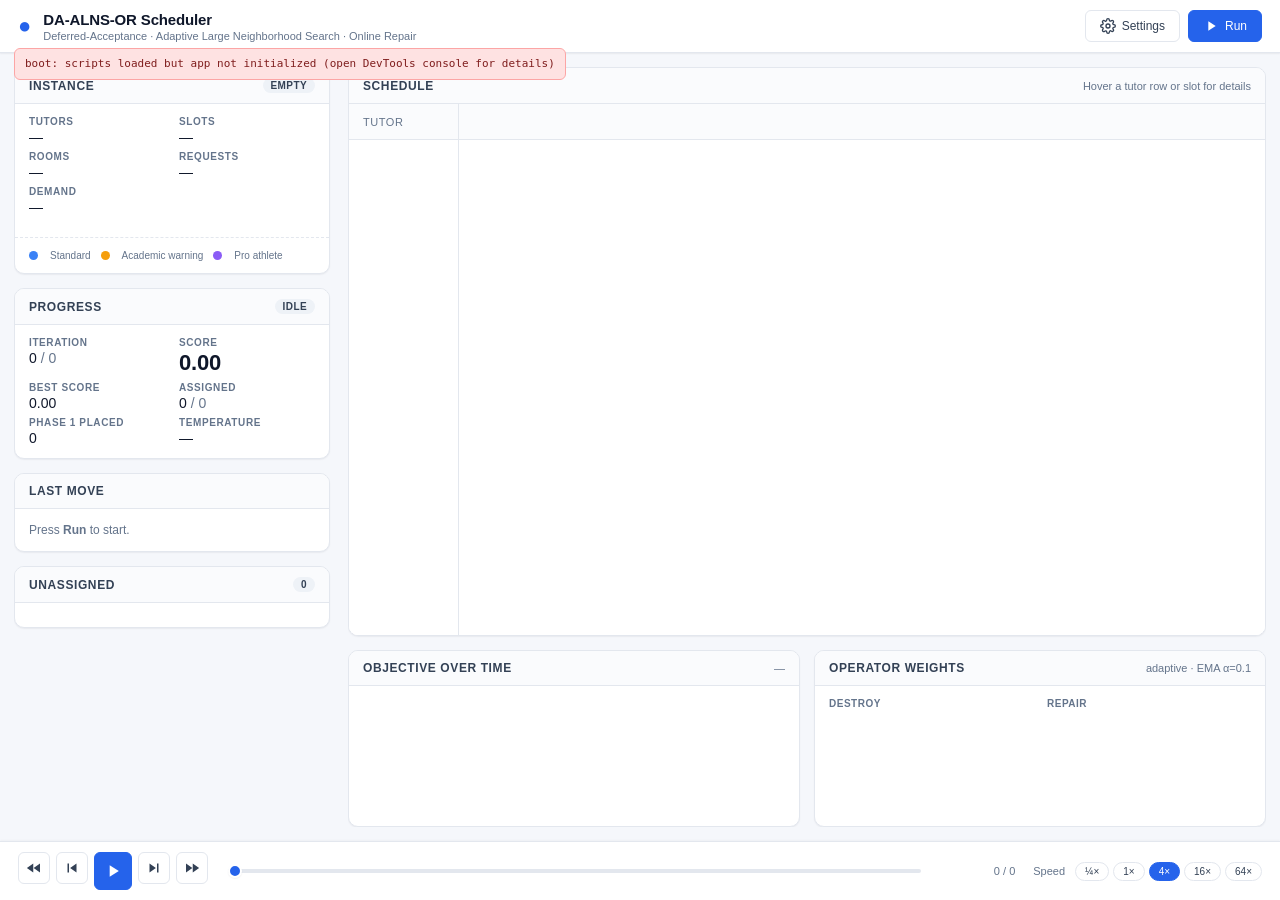
<file: viewer/_old_multifile/index.html>
<!DOCTYPE html>
<html lang="en">
<head>
  <meta charset="UTF-8" />
  <meta name="viewport" content="width=device-width, initial-scale=1.0" />
  <title>DA-ALNS-OR Tutoring Scheduler — Visualizer</title>
  <link rel="stylesheet" href="style.css" />
</head>
<body>
  <header class="topbar">
    <div class="brand">
      <span class="brand-mark">●</span>
      <div>
        <h1>DA-ALNS-OR Scheduler</h1>
        <p class="subtitle">Deferred-Acceptance · Adaptive Large Neighborhood Search · Online Repair</p>
      </div>
    </div>
    <div class="topbar-actions">
      <button id="settingsBtn" class="btn btn-ghost" title="Edit instance and algorithm parameters">
        <svg viewBox="0 0 24 24" width="16" height="16" fill="none" stroke="currentColor" stroke-width="2"><circle cx="12" cy="12" r="3"/><path d="M19.4 15a1.65 1.65 0 0 0 .33 1.82l.06.06a2 2 0 0 1 0 2.83 2 2 0 0 1-2.83 0l-.06-.06a1.65 1.65 0 0 0-1.82-.33 1.65 1.65 0 0 0-1 1.51V21a2 2 0 0 1-4 0v-.09A1.65 1.65 0 0 0 9 19.4a1.65 1.65 0 0 0-1.82.33l-.06.06a2 2 0 0 1-2.83 0 2 2 0 0 1 0-2.83l.06-.06a1.65 1.65 0 0 0 .33-1.82 1.65 1.65 0 0 0-1.51-1H3a2 2 0 0 1 0-4h.09A1.65 1.65 0 0 0 4.6 9a1.65 1.65 0 0 0-.33-1.82l-.06-.06a2 2 0 0 1 0-2.83 2 2 0 0 1 2.83 0l.06.06a1.65 1.65 0 0 0 1.82.33H9a1.65 1.65 0 0 0 1-1.51V3a2 2 0 0 1 4 0v.09a1.65 1.65 0 0 0 1 1.51 1.65 1.65 0 0 0 1.82-.33l.06-.06a2 2 0 0 1 2.83 0 2 2 0 0 1 0 2.83l-.06.06a1.65 1.65 0 0 0-.33 1.82V9a1.65 1.65 0 0 0 1.51 1H21a2 2 0 0 1 0 4h-.09a1.65 1.65 0 0 0-1.51 1z"/></svg>
        Settings
      </button>
      <button id="runBtn" class="btn btn-primary">
        <svg viewBox="0 0 24 24" width="16" height="16" fill="currentColor"><path d="M8 5v14l11-7z"/></svg>
        Run
      </button>
    </div>
  </header>

  <main class="layout">
    <!-- LEFT SIDEBAR -->
    <aside class="sidebar">
      <section class="panel">
        <header class="panel-h">
          <h3>Instance</h3>
          <span class="badge" id="instanceBadge">empty</span>
        </header>
        <dl class="kv">
          <div><dt>Tutors</dt><dd id="statTutors">—</dd></div>
          <div><dt>Slots</dt><dd id="statSlots">—</dd></div>
          <div><dt>Rooms</dt><dd id="statRooms">—</dd></div>
          <div><dt>Requests</dt><dd id="statRequests">—</dd></div>
          <div><dt>Demand</dt><dd id="statDemand">—</dd></div>
        </dl>
        <div class="legend">
          <span class="dot dot-std"></span><span>Standard</span>
          <span class="dot dot-aw"></span><span>Academic warning</span>
          <span class="dot dot-pa"></span><span>Pro athlete</span>
        </div>
      </section>

      <section class="panel">
        <header class="panel-h">
          <h3>Progress</h3>
          <span class="badge phase-badge" id="phaseBadge">idle</span>
        </header>
        <dl class="kv">
          <div><dt>Iteration</dt><dd><span id="statIter">0</span><span class="muted"> / <span id="statIterMax">0</span></span></dd></div>
          <div><dt>Score</dt><dd><span id="statScore" class="bignum">0.00</span></dd></div>
          <div><dt>Best score</dt><dd id="statBest">0.00</dd></div>
          <div><dt>Assigned</dt><dd><span id="statAssigned">0</span><span class="muted"> / <span id="statTotal">0</span></span></dd></div>
          <div><dt>Phase 1 placed</dt><dd id="statP1">0</dd></div>
          <div><dt>Temperature</dt><dd id="statTemp">—</dd></div>
        </dl>
      </section>

      <section class="panel">
        <header class="panel-h">
          <h3>Last move</h3>
        </header>
        <div class="lastmove" id="lastMoveCard">
          <p class="muted">Press <strong>Run</strong> to start.</p>
        </div>
      </section>

      <section class="panel">
        <header class="panel-h">
          <h3>Unassigned</h3>
          <span class="badge" id="unassignedBadge">0</span>
        </header>
        <ul class="unassigned-list" id="unassignedList"></ul>
      </section>
    </aside>

    <!-- MAIN AREA -->
    <section class="main">
      <section class="panel panel-grow">
        <header class="panel-h">
          <h3>Schedule</h3>
          <div class="tab-row">
            <span class="muted small">Hover a tutor row or slot for details</span>
          </div>
        </header>
        <div class="gantt-wrap">
          <div class="gantt-grid">
            <div class="gantt-row gantt-row-h gantt-row-corner">tutor</div>
            <div class="gantt-row gantt-row-h" id="ganttHeader"></div>
            <div class="gantt-row gantt-row-tutors" id="ganttTutorList"></div>
            <div class="gantt-row gantt-row-body" id="ganttBody"></div>
          </div>
        </div>
      </section>

      <section class="grid-two">
        <section class="panel">
          <header class="panel-h">
            <h3>Objective over time</h3>
            <span class="muted small" id="scoreLegend">—</span>
          </header>
          <svg id="scoreChart" class="chart" viewBox="0 0 400 140" preserveAspectRatio="none"></svg>
        </section>

        <section class="panel">
          <header class="panel-h">
            <h3>Operator weights</h3>
            <span class="muted small">adaptive · EMA α=0.1</span>
          </header>
          <div class="op-grid">
            <div class="op-section">
              <p class="op-label">Destroy</p>
              <div id="destroyBars" class="op-bars"></div>
            </div>
            <div class="op-section">
              <p class="op-label">Repair</p>
              <div id="repairBars" class="op-bars"></div>
            </div>
          </div>
        </section>
      </section>
    </section>
  </main>

  <!-- TIMELINE -->
  <footer class="timeline">
    <div class="tl-controls">
      <button id="rewindBtn" class="btn-icon" title="Restart">
        <svg viewBox="0 0 24 24" width="18" height="18" fill="currentColor"><path d="M11 18V6l-8.5 6 8.5 6zm.5-6l8.5 6V6l-8.5 6z"/></svg>
      </button>
      <button id="stepBackBtn" class="btn-icon" title="Step backward">
        <svg viewBox="0 0 24 24" width="18" height="18" fill="currentColor"><path d="M6 6h2v12H6zm3.5 6l8.5 6V6z"/></svg>
      </button>
      <button id="playBtn" class="btn-icon btn-icon-primary" title="Play / Pause">
        <svg id="playIcon" viewBox="0 0 24 24" width="20" height="20" fill="currentColor"><path d="M8 5v14l11-7z"/></svg>
      </button>
      <button id="stepFwdBtn" class="btn-icon" title="Step forward">
        <svg viewBox="0 0 24 24" width="18" height="18" fill="currentColor"><path d="M6 18l8.5-6L6 6v12zM16 6h2v12h-2z"/></svg>
      </button>
      <button id="endBtn" class="btn-icon" title="Jump to end">
        <svg viewBox="0 0 24 24" width="18" height="18" fill="currentColor"><path d="M4 18l8.5-6L4 6v12zM13 6v12l8.5-6L13 6z"/></svg>
      </button>
    </div>
    <div class="tl-scrub">
      <input type="range" id="tlSlider" min="0" max="0" value="0" />
      <div class="tl-meta">
        <span id="tlPos">0</span><span class="muted"> / <span id="tlMax">0</span></span>
      </div>
    </div>
    <div class="tl-speed">
      <span class="muted small">Speed</span>
      <div class="speed-pills" id="speedPills">
        <button class="pill" data-speed="0.25">¼×</button>
        <button class="pill" data-speed="1">1×</button>
        <button class="pill pill-active" data-speed="4">4×</button>
        <button class="pill" data-speed="16">16×</button>
        <button class="pill" data-speed="64">64×</button>
      </div>
    </div>
  </footer>

  <!-- SETTINGS DRAWER -->
  <div id="settingsDrawer" class="drawer">
    <div class="drawer-content">
      <header class="drawer-header">
        <h2>Settings</h2>
        <button id="closeSettings" class="btn-icon" title="Close">
          <svg viewBox="0 0 24 24" width="18" height="18" fill="none" stroke="currentColor" stroke-width="2"><path d="M18 6L6 18M6 6l12 12"/></svg>
        </button>
      </header>

      <div class="drawer-body">
        <details open>
          <summary>Instance size</summary>
          <div class="form-grid">
            <label>Tutors <input type="number" id="cfgTutors" min="2" max="60" value="8" /></label>
            <label>Rooms <input type="number" id="cfgRooms" min="2" max="40" value="6" /></label>
            <label>Topics <input type="number" id="cfgTopics" min="1" max="12" value="4" /></label>
            <label>Slots <input type="number" id="cfgSlots" min="4" max="500" value="40" /></label>
            <label>Requests <input type="number" id="cfgRequests" min="4" max="600" value="60" /></label>
            <label>Demand pressure <input type="number" id="cfgDemand" min="0.5" max="3" step="0.1" value="1.6" /></label>
          </div>
        </details>

        <details open>
          <summary>Cohorts &amp; diversity</summary>
          <div class="form-grid">
            <label>Academic-warning rate <input type="number" id="cfgAW" min="0" max="0.5" step="0.05" value="0.20" /></label>
            <label>Pro-athlete rate <input type="number" id="cfgPA" min="0" max="0.5" step="0.05" value="0.10" /></label>
            <label>Arabic rate <input type="number" id="cfgArabic" min="0" max="0.7" step="0.05" value="0.30" /></label>
            <label>Bilingual rate <input type="number" id="cfgBilingual" min="0" max="0.5" step="0.05" value="0.10" /></label>
            <label>Online rate <input type="number" id="cfgOnline" min="0" max="0.8" step="0.05" value="0.25" /></label>
            <label>Accessibility rate <input type="number" id="cfgAccess" min="0" max="0.3" step="0.02" value="0.05" /></label>
            <label>Class-conflict rate <input type="number" id="cfgConflict" min="0" max="1" step="0.05" value="0.40" /></label>
          </div>
        </details>

        <details open>
          <summary>ALNS parameters</summary>
          <div class="form-grid">
            <label>Max iterations <input type="number" id="cfgMaxIter" min="50" max="3000" value="300" /></label>
            <label>Stall limit <input type="number" id="cfgStall" min="20" max="1000" value="80" /></label>
            <label>Initial temperature <input type="number" id="cfgTemp" min="0.1" max="5" step="0.1" value="1" /></label>
            <label>Cooling rate <input type="number" id="cfgCool" min="0.9" max="0.999" step="0.001" value="0.99" /></label>
            <label>Destroy fraction <input type="number" id="cfgDestroyFrac" min="0.05" max="0.5" step="0.05" value="0.15" /></label>
            <label>Backtracking cap <input type="number" id="cfgBTCap" min="2" max="16" value="8" /></label>
            <label>Fairness floor <input type="number" id="cfgFairFloor" min="0" max="1" step="0.05" value="0.80" /></label>
            <label>Seed <input type="number" id="cfgSeed" value="42" /></label>
          </div>
        </details>

        <div class="drawer-actions">
          <button id="resetCfg" class="btn btn-ghost">Reset to defaults</button>
          <button id="applyAndRun" class="btn btn-primary">Apply &amp; run</button>
        </div>
      </div>
    </div>
  </div>

  <!-- TOOLTIP -->
  <div id="tooltip" class="tooltip" role="tooltip"></div>

  <!-- Visible boot status — vanishes once everything works -->
  <div id="bootProbe" style="position:fixed;top:48px;left:14px;z-index:2000;background:#fff8db;border:1px solid #facc15;color:#713f12;padding:6px 10px;border-radius:6px;font-family:ui-monospace,monospace;font-size:11px;line-height:1.6;">
    boot: <span id="bootStep">starting…</span>
  </div>
  <script>
    window.__step = (s) => { const el = document.getElementById("bootStep"); if (el) el.textContent = s; };
    window.addEventListener("error", (ev) => {
      const el = document.getElementById("bootStep");
      if (el) { el.textContent = "ERROR — " + (ev.message || ev.error); el.parentElement.style.background = "#fee2e2"; el.parentElement.style.borderColor = "#fca5a5"; el.parentElement.style.color = "#7f1d1d"; }
    });
    __step("loading generator.js");
  </script>
  <script src="generator.js"></script>
  <script>__step("loading scheduler.js");</script>
  <script src="scheduler.js"></script>
  <script>__step("loading app.js");</script>
  <script src="app.js"></script>
  <script>
    // If boot succeeded, app.instance will be populated; hide the probe.
    setTimeout(() => {
      if (window.app && window.app.instance && window.app.events && window.app.events.length) {
        const p = document.getElementById("bootProbe");
        if (p) p.remove();
      } else {
        __step("scripts loaded but app not initialized (open DevTools console for details)");
      }
    }, 800);
  </script>
</body>
</html>
</file>
<file: viewer/_old_multifile/style.css>
:root {
  --bg: #f5f7fb;
  --panel: #ffffff;
  --panel-2: #fafbfd;
  --border: #e3e7ee;
  --border-strong: #cbd5e1;
  --text: #0f172a;
  --text-2: #334155;
  --muted: #64748b;
  --accent: #2563eb;
  --accent-2: #1d4ed8;
  --accent-soft: #dbeafe;
  --ok: #10b981;
  --bad: #ef4444;
  --warn: #f59e0b;
  --c-std: #3b82f6;
  --c-std-soft: #dbeafe;
  --c-aw: #f59e0b;
  --c-aw-soft: #fef3c7;
  --c-pa: #8b5cf6;
  --c-pa-soft: #ede9fe;
  --empty: #eef2f7;
  --empty-2: #e2e8f0;
  --shadow-1: 0 1px 2px rgba(15, 23, 42, 0.04), 0 1px 1px rgba(15, 23, 42, 0.02);
  --shadow-2: 0 4px 14px rgba(15, 23, 42, 0.08);
  --radius: 10px;
  --radius-sm: 6px;
  --gap: 14px;
  --mono: ui-monospace, SF Mono, Menlo, Consolas, monospace;
}

* { box-sizing: border-box; }
html, body { height: 100%; }
body {
  margin: 0;
  font-family: -apple-system, BlinkMacSystemFont, "Inter", "Segoe UI", Roboto, sans-serif;
  font-size: 13px;
  color: var(--text);
  background: var(--bg);
  display: flex;
  flex-direction: column;
  overflow: hidden;
  -webkit-font-smoothing: antialiased;
}

h1, h2, h3 { margin: 0; font-weight: 600; }
h1 { font-size: 15px; letter-spacing: -0.01em; }
h2 { font-size: 16px; }
h3 { font-size: 12px; font-weight: 600; color: var(--text-2); text-transform: uppercase; letter-spacing: 0.05em; }
p { margin: 0; }
.muted { color: var(--muted); }
.small { font-size: 11px; }

/* ---------- top bar ---------- */
.topbar {
  display: flex;
  align-items: center;
  justify-content: space-between;
  padding: 10px 18px;
  background: var(--panel);
  border-bottom: 1px solid var(--border);
  box-shadow: var(--shadow-1);
  z-index: 10;
}
.brand {
  display: flex;
  align-items: center;
  gap: 12px;
}
.brand h1 { line-height: 1.2; }
.brand .subtitle {
  font-size: 11px;
  color: var(--muted);
  margin-top: 1px;
}
.brand-mark {
  color: var(--accent);
  font-size: 22px;
  animation: pulse 2.4s ease-in-out infinite;
}
@keyframes pulse {
  0%, 100% { opacity: 0.55; }
  50% { opacity: 1; }
}
.topbar-actions { display: flex; gap: 8px; }

/* ---------- buttons ---------- */
.btn {
  display: inline-flex;
  align-items: center;
  gap: 6px;
  padding: 7px 14px;
  border-radius: var(--radius-sm);
  font-family: inherit;
  font-size: 12px;
  font-weight: 500;
  border: 1px solid transparent;
  cursor: pointer;
  transition: background-color 0.12s, border-color 0.12s, transform 0.06s;
}
.btn:active { transform: translateY(1px); }
.btn-primary {
  background: var(--accent);
  color: white;
  border-color: var(--accent);
}
.btn-primary:hover { background: var(--accent-2); }
.btn-ghost {
  background: var(--panel);
  color: var(--text-2);
  border-color: var(--border);
}
.btn-ghost:hover { border-color: var(--border-strong); background: var(--panel-2); }

.btn-icon {
  display: inline-flex;
  align-items: center;
  justify-content: center;
  width: 32px;
  height: 32px;
  background: var(--panel);
  color: var(--text-2);
  border: 1px solid var(--border);
  border-radius: var(--radius-sm);
  cursor: pointer;
  transition: background-color 0.12s, border-color 0.12s, color 0.12s;
}
.btn-icon:hover { border-color: var(--border-strong); color: var(--text); }
.btn-icon-primary {
  background: var(--accent);
  border-color: var(--accent);
  color: white;
  width: 38px;
  height: 38px;
}
.btn-icon-primary:hover { background: var(--accent-2); color: white; }

/* ---------- layout ---------- */
.layout {
  flex: 1;
  display: grid;
  grid-template-columns: 320px 1fr;
  gap: var(--gap);
  padding: var(--gap);
  overflow: hidden;
}
.sidebar {
  display: flex;
  flex-direction: column;
  gap: var(--gap);
  overflow-y: auto;
  padding-right: 4px;
}
.main {
  display: flex;
  flex-direction: column;
  gap: var(--gap);
  overflow: hidden;
}
.grid-two {
  display: grid;
  grid-template-columns: 1fr 1fr;
  gap: var(--gap);
}

/* ---------- panels ---------- */
.panel {
  background: var(--panel);
  border: 1px solid var(--border);
  border-radius: var(--radius);
  box-shadow: var(--shadow-1);
  display: flex;
  flex-direction: column;
  overflow: hidden;
}
.panel-grow { flex: 1; min-height: 0; }
.panel-h {
  display: flex;
  align-items: center;
  justify-content: space-between;
  padding: 10px 14px;
  border-bottom: 1px solid var(--border);
  background: var(--panel-2);
}
.panel > :not(.panel-h) {
  padding: 12px 14px;
}

.badge {
  display: inline-flex;
  align-items: center;
  font-size: 10px;
  font-weight: 600;
  padding: 2px 8px;
  border-radius: 999px;
  background: var(--empty);
  color: var(--text-2);
  text-transform: uppercase;
  letter-spacing: 0.04em;
}
.phase-badge.phase-idle { background: var(--empty); color: var(--muted); }
.phase-badge.phase-1 { background: var(--c-std-soft); color: var(--accent-2); }
.phase-badge.phase-2 { background: var(--c-pa-soft); color: #6d28d9; }
.phase-badge.phase-done { background: #dcfce7; color: #15803d; }

/* ---------- kv stats ---------- */
.kv {
  display: grid;
  grid-template-columns: 1fr 1fr;
  gap: 6px 14px;
  margin: 0;
}
.kv > div {
  display: flex;
  flex-direction: column;
  gap: 2px;
}
.kv dt {
  font-size: 10px;
  text-transform: uppercase;
  letter-spacing: 0.06em;
  color: var(--muted);
  font-weight: 600;
}
.kv dd {
  margin: 0;
  font-size: 14px;
  font-weight: 500;
  font-variant-numeric: tabular-nums;
}
.bignum {
  font-size: 22px;
  font-weight: 600;
  letter-spacing: -0.01em;
  font-variant-numeric: tabular-nums;
}

.legend {
  display: flex;
  flex-wrap: wrap;
  gap: 6px 10px;
  align-items: center;
  font-size: 10px;
  color: var(--muted);
  margin-top: 10px;
  padding-top: 10px;
  border-top: 1px dashed var(--border);
}
.dot {
  width: 9px; height: 9px; border-radius: 50%;
  display: inline-block;
  margin-right: 2px;
}
.dot-std { background: var(--c-std); }
.dot-aw { background: var(--c-aw); }
.dot-pa { background: var(--c-pa); }

.lastmove {
  font-size: 12px;
  line-height: 1.5;
}
.lastmove strong { font-weight: 600; }
.lastmove .row { display: flex; justify-content: space-between; gap: 8px; padding: 2px 0; }
.lastmove .row span:last-child { color: var(--text-2); font-variant-numeric: tabular-nums; }
.lastmove .move-result { margin-top: 6px; padding-top: 6px; border-top: 1px dashed var(--border); }
.delta-positive { color: var(--ok); font-weight: 600; }
.delta-negative { color: var(--bad); font-weight: 600; }
.delta-neutral { color: var(--muted); font-weight: 600; }

.unassigned-list {
  list-style: none;
  margin: 0;
  padding: 0;
  max-height: 220px;
  overflow-y: auto;
  font-size: 12px;
}
.unassigned-list li {
  display: flex;
  align-items: center;
  gap: 8px;
  padding: 4px 0;
  border-bottom: 1px dashed var(--border);
}
.unassigned-list li:last-child { border-bottom: none; }
.unassigned-list .cohort-pill {
  display: inline-block;
  font-size: 9px;
  font-weight: 600;
  padding: 1px 6px;
  border-radius: 999px;
  text-transform: uppercase;
  letter-spacing: 0.04em;
}
.cp-std { background: var(--c-std-soft); color: #1d4ed8; }
.cp-aw { background: var(--c-aw-soft); color: #b45309; }
.cp-pa { background: var(--c-pa-soft); color: #6d28d9; }

/* ---------- Gantt ---------- */
.gantt-wrap {
  flex: 1;
  overflow: auto;
  padding: 0 !important;
  background: var(--panel);
}
.gantt-grid {
  display: grid;
  grid-template-columns: 110px 1fr;
  grid-template-rows: 36px 1fr;
  min-width: 100%;
  min-height: 100%;
}
.gantt-row-h {
  position: sticky;
  top: 0;
  z-index: 4;
  background: var(--panel-2);
  border-bottom: 1px solid var(--border);
  font-size: 11px;
  color: var(--muted);
  text-transform: uppercase;
  letter-spacing: 0.05em;
  display: flex;
  align-items: center;
}
.gantt-row-corner {
  border-right: 1px solid var(--border);
  padding-left: 14px;
  position: sticky; left: 0; z-index: 5;
}
.gantt-row-h #ganttHeader,
.gantt-row-h:not(.gantt-row-corner) {
  position: relative;
  width: 100%;
  height: 100%;
}
#ganttHeader {
  display: flex;
  position: relative;
}
.day-marker {
  position: absolute;
  top: 0;
  bottom: 0;
  width: 1px;
  background: var(--border);
}
.day-label {
  position: absolute;
  top: 8px;
  font-size: 10px;
  color: var(--muted);
  font-weight: 500;
  text-transform: uppercase;
  letter-spacing: 0.05em;
  padding-left: 6px;
}
.gantt-row-tutors {
  position: sticky; left: 0; z-index: 3;
  background: var(--panel);
  border-right: 1px solid var(--border);
  display: flex;
  flex-direction: column;
}
.tutor-row {
  height: 28px;
  display: flex;
  align-items: center;
  padding: 0 12px;
  gap: 6px;
  font-size: 12px;
  border-bottom: 1px solid var(--border);
  white-space: nowrap;
}
.tutor-row.dim { opacity: 0.5; }
.tutor-row .tutor-id { font-weight: 500; }
.tutor-row .tutor-tag {
  font-size: 9px;
  font-weight: 600;
  padding: 1px 5px;
  border-radius: 4px;
  margin-left: auto;
}
.tag-ug { background: #e0e7ff; color: #4338ca; }
.tag-grad { background: #cffafe; color: #155e75; }
.tag-ar { background: var(--c-aw-soft); color: #b45309; }
.tag-en { background: var(--empty); color: var(--text-2); }
.tag-bi { background: #f3e8ff; color: #6d28d9; }
.tutor-load-bar {
  margin-top: 2px;
  width: 36px;
  height: 4px;
  background: var(--empty);
  border-radius: 2px;
  overflow: hidden;
}
.tutor-load-bar > div {
  height: 100%;
  background: var(--accent);
  transition: width 0.3s ease;
}

.gantt-row-body {
  position: relative;
  background: var(--panel);
}
.slot-cell {
  position: absolute;
  height: 22px;
  border-radius: 4px;
  background: var(--empty);
  border: 1px solid var(--empty-2);
  display: flex;
  align-items: center;
  justify-content: center;
  font-size: 9px;
  font-variant-numeric: tabular-nums;
  color: var(--muted);
  transition: background-color 0.25s ease, border-color 0.25s ease, transform 0.18s;
  overflow: hidden;
  cursor: default;
}
.slot-cell.slot-filled { color: white; font-weight: 600; }
.slot-cell.slot-cohort-std { background: var(--c-std); border-color: var(--c-std); }
.slot-cell.slot-cohort-aw  { background: var(--c-aw); border-color: var(--c-aw); }
.slot-cell.slot-cohort-pa  { background: var(--c-pa); border-color: var(--c-pa); }
.slot-cell.slot-changed { animation: pop 0.45s ease; }
@keyframes pop {
  0%   { transform: scale(0.92); box-shadow: 0 0 0 0 rgba(37, 99, 235, 0.4); }
  60%  { transform: scale(1.06); box-shadow: 0 0 0 4px rgba(37, 99, 235, 0.0); }
  100% { transform: scale(1); }
}
.slot-cell.slot-removed { animation: fade 0.45s ease; }
@keyframes fade {
  0%   { background: var(--bad); border-color: var(--bad); }
  100% { background: var(--empty); border-color: var(--empty-2); }
}
.slot-cell:hover { z-index: 6; box-shadow: var(--shadow-2); border-color: var(--text); }

.tutor-band-row {
  position: absolute;
  left: 0; right: 0;
  height: 28px;
  border-bottom: 1px solid var(--border);
  background: transparent;
}
.tutor-band-row.zebra { background: rgba(241, 245, 249, 0.45); }

/* ---------- chart ---------- */
.chart {
  width: 100%;
  height: 140px;
  display: block;
}
.chart .grid-line { stroke: var(--border); stroke-width: 1; }
.chart .score-fill { fill: rgba(37, 99, 235, 0.08); stroke: none; }
.chart .score-line { stroke: var(--accent); stroke-width: 1.6; fill: none; }
.chart .best-line { stroke: var(--ok); stroke-width: 1.2; fill: none; stroke-dasharray: 3 3; }
.chart .cursor { stroke: var(--text); stroke-width: 1; stroke-dasharray: 2 2; }
.chart .axis-label { fill: var(--muted); font-size: 9px; font-family: var(--mono); }

/* ---------- operator bars ---------- */
.op-grid {
  display: grid;
  grid-template-columns: 1fr 1fr;
  gap: 14px;
}
.op-section { display: flex; flex-direction: column; gap: 6px; }
.op-label {
  font-size: 10px;
  font-weight: 600;
  color: var(--muted);
  text-transform: uppercase;
  letter-spacing: 0.05em;
}
.op-bars { display: flex; flex-direction: column; gap: 6px; }
.op-row {
  display: grid;
  grid-template-columns: 70px 1fr 28px;
  gap: 6px;
  align-items: center;
  font-size: 11px;
}
.op-row .op-name { color: var(--text-2); font-weight: 500; }
.op-row .op-track {
  background: var(--empty);
  border-radius: 2px;
  height: 6px;
  overflow: hidden;
}
.op-row .op-fill {
  height: 100%;
  background: linear-gradient(90deg, var(--accent), var(--accent-2));
  transition: width 0.3s ease;
}
.op-row .op-fill.repair { background: linear-gradient(90deg, #8b5cf6, #6d28d9); }
.op-row .op-val { font-variant-numeric: tabular-nums; color: var(--text-2); font-size: 10px; text-align: right; }
.op-row.active .op-name { color: var(--accent); }
.op-row.active .op-name::before {
  content: "●";
  margin-right: 4px;
  color: var(--accent);
}

/* ---------- timeline footer ---------- */
.timeline {
  display: grid;
  grid-template-columns: auto 1fr auto;
  gap: 18px;
  align-items: center;
  padding: 10px 18px;
  background: var(--panel);
  border-top: 1px solid var(--border);
  box-shadow: 0 -1px 2px rgba(15, 23, 42, 0.03);
}
.tl-controls { display: flex; gap: 6px; }
.tl-scrub { display: flex; align-items: center; gap: 12px; }
.tl-scrub input[type="range"] {
  flex: 1;
  -webkit-appearance: none;
  height: 4px;
  background: var(--border);
  border-radius: 2px;
  outline: none;
  cursor: pointer;
}
.tl-scrub input[type="range"]::-webkit-slider-thumb {
  -webkit-appearance: none;
  width: 14px; height: 14px;
  background: var(--accent);
  border-radius: 50%;
  border: 2px solid var(--panel);
  box-shadow: var(--shadow-1);
  cursor: pointer;
}
.tl-meta { font-size: 11px; color: var(--muted); font-variant-numeric: tabular-nums; min-width: 80px; text-align: right; }
.tl-speed { display: flex; align-items: center; gap: 10px; }
.speed-pills { display: flex; gap: 4px; }
.pill {
  background: var(--panel);
  border: 1px solid var(--border);
  border-radius: 999px;
  padding: 3px 9px;
  font-size: 10px;
  font-weight: 500;
  color: var(--text-2);
  cursor: pointer;
  font-family: inherit;
  font-variant-numeric: tabular-nums;
  transition: background 0.12s, color 0.12s, border-color 0.12s;
}
.pill:hover { border-color: var(--border-strong); }
.pill-active {
  background: var(--accent);
  border-color: var(--accent);
  color: white;
}

/* ---------- drawer ---------- */
.drawer {
  position: fixed;
  top: 0; left: 0;
  width: 100%;
  height: 100%;
  background: rgba(15, 23, 42, 0.25);
  display: none;
  z-index: 1000;
  justify-content: flex-end;
}
.drawer.open { display: flex; }
.drawer-content {
  width: 460px;
  max-width: 100%;
  height: 100%;
  background: var(--panel);
  display: flex;
  flex-direction: column;
  box-shadow: -8px 0 30px rgba(15, 23, 42, 0.12);
  animation: slideIn 0.18s ease;
}
@keyframes slideIn {
  from { transform: translateX(20px); opacity: 0.6; }
  to { transform: translateX(0); opacity: 1; }
}
.drawer-header {
  display: flex;
  align-items: center;
  justify-content: space-between;
  padding: 14px 18px;
  border-bottom: 1px solid var(--border);
}
.drawer-body { padding: 14px 18px; overflow-y: auto; flex: 1; }
.drawer-body details {
  border: 1px solid var(--border);
  border-radius: var(--radius-sm);
  padding: 0;
  margin-bottom: 12px;
  background: var(--panel-2);
}
.drawer-body details[open] { background: var(--panel); }
.drawer-body summary {
  font-size: 11px;
  font-weight: 600;
  text-transform: uppercase;
  letter-spacing: 0.06em;
  color: var(--text-2);
  padding: 10px 14px;
  cursor: pointer;
  list-style: none;
}
.drawer-body summary::-webkit-details-marker { display: none; }
.drawer-body summary::before {
  content: "▸";
  display: inline-block;
  margin-right: 6px;
  transition: transform 0.12s;
}
.drawer-body details[open] summary::before { transform: rotate(90deg); }
.form-grid {
  display: grid;
  grid-template-columns: 1fr 1fr;
  gap: 8px 10px;
  padding: 0 14px 14px;
}
.form-grid label {
  display: flex;
  flex-direction: column;
  gap: 3px;
  font-size: 10px;
  color: var(--muted);
  text-transform: uppercase;
  letter-spacing: 0.04em;
  font-weight: 600;
}
.form-grid input {
  font-family: var(--mono);
  font-size: 12px;
  padding: 6px 8px;
  border: 1px solid var(--border);
  border-radius: var(--radius-sm);
  background: var(--panel);
  color: var(--text);
}
.form-grid input:focus {
  outline: none;
  border-color: var(--accent);
  box-shadow: 0 0 0 3px var(--accent-soft);
}
.drawer-actions {
  display: flex;
  justify-content: flex-end;
  gap: 8px;
  margin-top: 8px;
}

/* ---------- tooltip ---------- */
.tooltip {
  position: fixed;
  background: var(--text);
  color: white;
  padding: 8px 10px;
  border-radius: var(--radius-sm);
  font-size: 11px;
  line-height: 1.5;
  pointer-events: none;
  opacity: 0;
  transform: translate(-50%, -100%) translateY(-8px);
  transition: opacity 0.12s ease;
  z-index: 999;
  white-space: nowrap;
  font-variant-numeric: tabular-nums;
  box-shadow: var(--shadow-2);
}
.tooltip strong { color: white; font-weight: 600; }
.tooltip.show { opacity: 1; }
.tooltip .row { display: flex; gap: 10px; justify-content: space-between; }
.tooltip .row span:first-child { color: rgba(255,255,255,0.6); }

/* ---------- scrollbars ---------- */
.sidebar::-webkit-scrollbar,
.gantt-wrap::-webkit-scrollbar,
.unassigned-list::-webkit-scrollbar,
.drawer-body::-webkit-scrollbar { width: 8px; height: 8px; }
.sidebar::-webkit-scrollbar-thumb,
.gantt-wrap::-webkit-scrollbar-thumb,
.unassigned-list::-webkit-scrollbar-thumb,
.drawer-body::-webkit-scrollbar-thumb {
  background: var(--border);
  border-radius: 4px;
}
.sidebar::-webkit-scrollbar-thumb:hover,
.gantt-wrap::-webkit-scrollbar-thumb:hover,
.drawer-body::-webkit-scrollbar-thumb:hover { background: var(--border-strong); }

/* ---------- responsive guard ---------- */
@media (max-width: 1100px) {
  .layout { grid-template-columns: 280px 1fr; }
  .grid-two { grid-template-columns: 1fr; }
}
@media (max-width: 880px) {
  .layout { grid-template-columns: 1fr; }
  .sidebar { max-height: 280px; }
}
</file>
